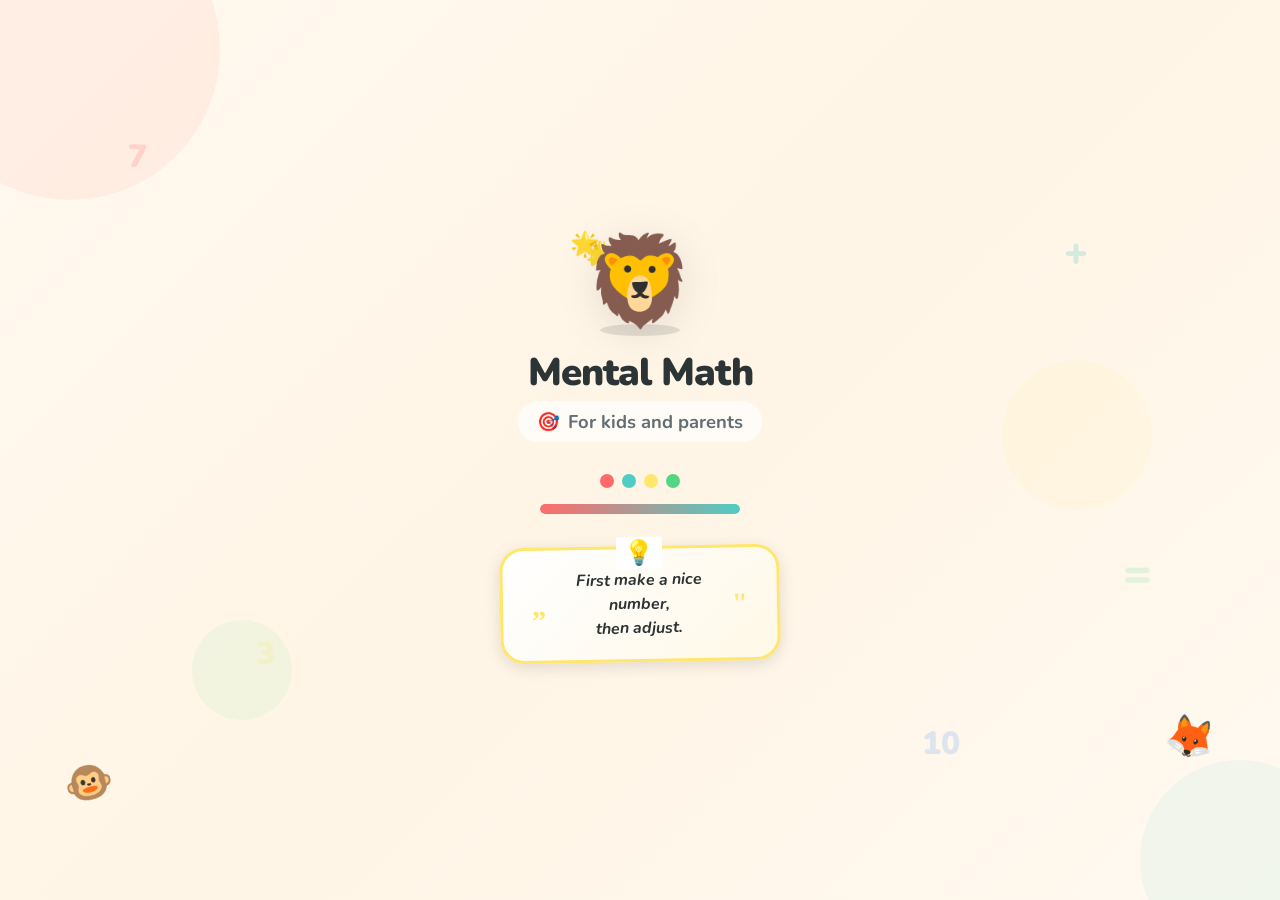
<file: index.html>
<!DOCTYPE html>
<html lang="hr">
<head>
    <meta charset="UTF-8">
    <meta name="viewport" content="width=device-width, initial-scale=1.0">
    <link rel="manifest" href="manifest.json">
    <meta name="theme-color" content="#FF6B6B">
    <meta name="apple-mobile-web-app-capable" content="yes">
    <meta name="apple-mobile-web-app-status-bar-style" content="default">
    <meta name="apple-mobile-web-app-title" content="MentalMath">
    <title>Mentalna Matematika - Učenje kroz Igru</title>
    <link rel="stylesheet" href="css/style.css">
    <link rel="stylesheet" href="css/mobile.css">
    <link rel="stylesheet" href="css/accessibility.css">
    <link href="https://fonts.googleapis.com/css2?family=Nunito:wght@400;600;700;800;900&display=swap" rel="stylesheet">
    <link rel="stylesheet" href="https://cdn.jsdelivr.net/npm/@fortawesome/fontawesome-free@6.4.0/css/all.min.css">
</head>
<body>
    <a href="#home-screen" class="skip-link">Preskoči na glavni sadržaj</a>
    <div id="app">
        <!-- Splash Screen -->
        <div id="splash-screen" class="screen active" role="banner">
            <div class="splash-bg">
                <div class="splash-shape" aria-hidden="true"></div>
                <div class="splash-shape" aria-hidden="true"></div>
                <div class="splash-shape" aria-hidden="true"></div>
                <div class="splash-shape" aria-hidden="true"></div>
                <span class="float-math" aria-hidden="true">7</span>
                <span class="float-math" aria-hidden="true">+</span>
                <span class="float-math" aria-hidden="true">3</span>
                <span class="float-math" aria-hidden="true">=</span>
                <span class="float-math" aria-hidden="true">10</span>
            </div>
            <div class="splash-content">
                <div class="splash-logo-area" aria-hidden="true">
                    <span class="splash-sparkle" aria-hidden="true">✨</span>
                    <span class="splash-sparkle" aria-hidden="true">⭐</span>
                    <span class="splash-sparkle" aria-hidden="true">🌟</span>
                    <div class="splash-character" aria-hidden="true">🦁</div>
                    <div class="splash-character-shadow" aria-hidden="true"></div>
                </div>
                <h1 data-i18n="app.title">Mentalna Matematika</h1>
                <div class="splash-tagline">
                    <span>🎯</span> <span data-i18n="app.tagline">Za djecu i roditelje</span>
                </div>
                <div class="splash-loading">
                    <div class="loading-dots">
                        <div class="loading-dot"></div>
                        <div class="loading-dot"></div>
                        <div class="loading-dot"></div>
                        <div class="loading-dot"></div>
                    </div>
                    <div class="loading-track">
                        <div class="loading-bar"></div>
                    </div>
                </div>
                <div class="splash-philosophy-card">
                    <span class="quote-mark">„</span>
                    <p><span data-i18n="app.splashQuote1">Prvo napravi lijep broj,</span><br><span data-i18n="app.splashQuote2">onda popravi.</span></p>
                    <span class="quote-mark end">"</span>
                </div>
            </div>
            <div class="splash-mascot left">🐵</div>
            <div class="splash-mascot right">🦊</div>
        </div>

        <!-- Home Screen -->
        <div id="home-screen" class="screen" role="main">
            <header class="app-header" role="banner">
                <div class="header-logo">
                    <span class="logo-icon" aria-hidden="true">🧮</span>
                    <span class="logo-text" data-i18n="app.title">Mentalna Matematika</span>
                </div>
                <div class="header-stats">
                    <div class="stat-badge" id="total-stars-badge" data-i18n-aria="home.totalStars" aria-label="Ukupno zvjezdica">
                        <i class="fas fa-star" aria-hidden="true"></i>
                        <span id="total-stars" aria-live="polite">0</span>
                    </div>
                    <div class="stat-badge" id="streak-badge" data-i18n-aria="home.streak" aria-label="Niz točnih odgovora">
                        <i class="fas fa-fire" aria-hidden="true"></i>
                        <span id="streak-count" aria-live="polite">0</span>
                    </div>
                    <div class="stat-badge" id="settings-badge" data-i18n-aria="nav.settings" aria-label="Postavke" tabindex="0" onclick="app.openSettings()" style="cursor:pointer;">
                        <i class="fas fa-cog" aria-hidden="true"></i>
                    </div>
                </div>
            </header>

            <main class="home-main">
                <div class="hero-section">
                    <h2 data-i18n="home.title">Koji svijet želiš istražiti danas?</h2>
                    <p class="hero-subtitle" data-i18n="home.subtitle">Svaki svijet uči drugačiji način razmišljanja!</p>
                </div>

                <div class="daily-challenge-card" id="daily-challenge" role="region" tabindex="0">
                    <div class="challenge-icon" aria-hidden="true">📅</div>
                    <div class="challenge-info">
                        <h3 data-i18n="home.dailyChallenge">Dnevni Izazov</h3>
                        <p data-i18n="home.dailyDesc">Riješi 10 zadataka za posebnu nagradu!</p>
                    </div>
                    <button class="btn btn-challenge" onclick="app.startDailyChallenge()">
                        <i class="fas fa-play" aria-hidden="true"></i> <span data-i18n="home.play">Igraj</span>
                    </button>
                </div>

                <div class="phases-grid" id="phases-grid">
                </div>
            </main>

            <footer class="app-footer">
                <p data-i18n="app.footer">10-15 minuta dnevno • Bez forsiranja • Uvijek završi s pobjedom</p>
            </footer>
        </div>

        <!-- Phase Detail Screen -->
        <div id="phase-screen" class="screen" role="main">
            <header class="app-header">
                <button class="btn btn-back" onclick="app.goHome()">
                    <i class="fas fa-arrow-left"></i> <span data-i18n="nav.back">Natrag</span>
                </button>
                <div class="header-title" id="phase-header-title">Svijet</div>
            </header>

            <main class="phase-main">
                <div class="phase-hero" id="phase-hero">
                    <div class="phase-icon" id="phase-icon">🌟</div>
                    <h2 id="phase-title">Naslov</h2>
                    <p id="phase-subtitle">Podnaslov</p>
                </div>

                <div class="phase-progress-section" role="region">
                    <div class="progress-bar-container" role="progressbar" aria-valuemin="0" aria-valuemax="100" aria-valuenow="0" id="phase-progress-aria">
                        <div class="progress-bar" id="phase-progress-bar"></div>
                    </div>
                    <p class="progress-text" id="phase-progress-text" aria-live="polite">0 / 50 zadataka riješeno</p>
                </div>

                <div class="phase-info-cards" role="region">
                    <div class="info-card" tabindex="0">
                        <div class="info-icon" aria-hidden="true">💡</div>
                        <h4 data-i18n="phase.mainIdea">Glavna ideja</h4>
                        <p id="phase-idea">Ideja...</p>
                    </div>
                    <div class="info-card" tabindex="0">
                        <div class="info-icon" aria-hidden="true">🗣️</div>
                        <h4 data-i18n="phase.mentalSentence">Mentalna rečenica</h4>
                        <p id="phase-mantra" class="mantra">Rečenica...</p>
                    </div>
                    <div class="info-card" tabindex="0">
                        <div class="info-icon" aria-hidden="true">👨‍👩‍👧</div>
                        <h4 data-i18n="phase.parentTip">Savjet za roditelje</h4>
                        <p id="phase-parent-tip">Savjet...</p>
                    </div>
                </div>

                <div class="game-modes" role="region">
                    <h3 data-i18n="phase.gameModes">Načini vježbanja</h3>
                    <div class="mode-cards mode-cards-5" role="group">
                        <button class="mode-card mode-card-learn" onclick="app.startLearn()">
                            <div class="mode-icon" aria-hidden="true">🎓</div>
                            <h4 data-i18n="modes.learn">Uči</h4>
                            <p data-i18n="modes.learnDesc">Vizualni vodič</p>
                        </button>
                        <button class="mode-card" onclick="app.startQuiz('practice')">
                            <div class="mode-icon" aria-hidden="true">📚</div>
                            <h4 data-i18n="modes.practice">Vježbaj</h4>
                            <p data-i18n="modes.practiceDesc">Uči bez pritiska</p>
                        </button>
                        <button class="mode-card" onclick="app.startQuiz('quiz')">
                            <div class="mode-icon" aria-hidden="true">⭐</div>
                            <h4 data-i18n="modes.quiz">Kviz</h4>
                            <p data-i18n="modes.quizDesc">Zaradi zvjezdice</p>
                        </button>
                        <button class="mode-card" onclick="app.startQuiz('speed')">
                            <div class="mode-icon" aria-hidden="true">⚡</div>
                            <h4 data-i18n="modes.speed">Brzinski</h4>
                            <p data-i18n="modes.speedDesc">10 zadataka u 60 sekundi</p>
                        </button>
                        <button class="mode-card" onclick="app.startQuiz('steps')">
                            <div class="mode-icon" aria-hidden="true">🪜</div>
                            <h4 data-i18n="modes.steps">Korak po korak</h4>
                            <p data-i18n="modes.stepsDesc">Nauči metodu</p>
                        </button>
                    </div>
                </div>
            </main>
        </div>

        <!-- Learn Screen -->
        <div id="learn-screen" class="screen" role="main">
            <header class="app-header">
                <button class="btn btn-back" onclick="app.quitLearn()">
                    <i class="fas fa-arrow-left"></i> <span data-i18n="nav.back">Natrag</span>
                </button>
                <div class="header-title" id="learn-phase-title" data-i18n="learn.learning">Učenje</div>
            </header>

            <main class="learn-main">
                <div class="learn-progress-bar" role="progressbar" aria-valuemin="0" aria-valuemax="100" aria-valuenow="0" id="learn-progress-bar-aria">
                    <div class="learn-progress-fill" id="learn-progress-fill"></div>
                </div>

                <div class="learn-progress-dots" id="learn-progress-dots" role="tablist">
                </div>

                <div class="learn-step-counter" aria-live="polite" aria-atomic="true">
                    <span id="learn-step-word" data-i18n="learn.step">Korak</span> <span id="learn-step-num">1</span> <span id="learn-of-word" data-i18n="learn.of">od</span> <span id="learn-step-total">5</span>
                </div>

                <div class="learn-card" id="learn-card" role="region" aria-live="polite">
                </div>

                <div class="learn-nav" role="group">
                    <button class="btn btn-secondary" id="learn-btn-prev" onclick="app.prevLearnStep()">
                        <i class="fas fa-arrow-left" aria-hidden="true"></i> <span data-i18n="learn.previous">Prijašnji</span>
                    </button>
                    <button class="btn btn-primary" id="learn-btn-next" onclick="app.nextLearnStep()">
                        <span data-i18n="learn.next">Sljedeći</span> <i class="fas fa-arrow-right" aria-hidden="true"></i>
                    </button>
                    <button class="btn btn-success" id="learn-btn-finish" onclick="app.finishLearn()">
                        <span data-i18n="learn.finish">Završi</span> <i class="fas fa-check" aria-hidden="true"></i>
                    </button>
                </div>
            </main>
        </div>

        <!-- Quiz Screen -->
        <div id="quiz-screen" class="screen" role="main">
            <header class="app-header quiz-header">
                <button class="btn btn-back" onclick="app.confirmQuit()">
                    <i class="fas fa-times"></i>
                </button>
                <div class="quiz-header-info">
                    <span class="quiz-phase-name" id="quiz-phase-name">Faza</span>
                    <span class="quiz-mode-name" id="quiz-mode-name">Mod</span>
                </div>
                <div class="quiz-timer" id="quiz-timer" role="timer" aria-live="off">
                    <i class="fas fa-clock" aria-hidden="true"></i>
                    <span id="timer-value" aria-live="polite">--</span>
                </div>
            </header>

            <main class="quiz-main">
                <div class="quiz-progress-bar" role="progressbar" aria-valuemin="0" aria-valuemax="100" aria-valuenow="0" id="quiz-progress-bar">
                    <div class="quiz-progress-fill" id="quiz-progress-fill"></div>
                </div>

                <div class="quiz-stats-bar">
                    <span class="stat"><span id="quiz-question-word" data-i18n="quiz.questionOf">Pitanje</span> <span id="current-q">1</span> / <span id="total-q">10</span></span>
                    <span class="stat correct-count"><i class="fas fa-check"></i> <span id="correct-count">0</span></span>
                    <span class="stat streak-count"><i class="fas fa-fire"></i> <span id="streak-display">0</span></span>
                </div>

                <div class="question-card" id="question-card" role="region">
                    <div class="question-type-badge" id="question-type-badge">Pitanje</div>
                    <div class="question-content" id="question-content" role="text" aria-live="polite">
                    </div>
                    <div class="question-answer-area" id="question-answer-area" role="group">
                    </div>
                </div>

                <div class="hint-section" id="hint-section" role="region">
                    <button class="btn btn-hint" id="btn-hint" onclick="app.showHint()" aria-expanded="false" aria-controls="hint-content">
                        <i class="fas fa-lightbulb" aria-hidden="true"></i> <span data-i18n="quiz.hint">Trebaš pomoć?</span>
                    </button>
                    <div class="hint-content" id="hint-content" role="region" aria-live="polite"></div>
                </div>

                <div class="feedback-area" id="feedback-area" role="status" aria-live="polite" aria-atomic="true">
                    <div class="feedback-content" id="feedback-content"></div>
                    <button class="btn btn-next" id="btn-next" onclick="app.nextQuestion()">
                        <span data-i18n="quiz.next">Sljedeće</span> <i class="fas fa-arrow-right" aria-hidden="true"></i>
                    </button>
                </div>

                <div class="quiz-actions" id="quiz-actions" role="group">
                    <button class="btn btn-primary btn-submit" id="btn-submit" onclick="app.submitAnswer()">
                        <span data-i18n="quiz.check">Provjeri odgovor</span>
                    </button>
                </div>
            </main>
        </div>

        <!-- Results Screen -->
        <div id="results-screen" class="screen" role="main">
            <div class="results-content">
                <div class="results-icon" id="results-icon">🏆</div>
                <h2 id="results-title">Bravo!</h2>
                <p class="results-message" id="results-message"></p>

                <div class="results-stats">
                    <div class="result-stat">
                        <div class="stat-circle correct">
                            <span id="result-correct">0</span>
                        </div>
                        <label data-i18n="results.correct">Točnih</label>
                    </div>
                    <div class="result-stat">
                        <div class="stat-circle total">
                            <span id="result-total">0</span>
                        </div>
                        <label data-i18n="results.total">Ukupno</label>
                    </div>
                    <div class="result-stat">
                        <div class="stat-circle stars">
                            <span id="result-stars">0</span>
                            <i class="fas fa-star"></i>
                        </div>
                        <label data-i18n="results.stars">Zvjezdica</label>
                    </div>
                </div>

                <div class="stars-display" id="stars-display">
                </div>

                <div class="results-actions">
                    <button class="btn btn-secondary" id="btn-review-mistakes" onclick="app.showReviewMistakes()">
                        <i class="fas fa-search"></i> <span data-i18n="results.review">Pregledaj greške</span>
                    </button>
                    <button class="btn btn-primary" onclick="app.restartQuiz()">
                        <i class="fas fa-redo"></i> <span data-i18n="results.repeat">Ponovi</span>
                    </button>
                    <button class="btn btn-secondary" onclick="app.goHome()">
                        <i class="fas fa-home"></i> <span data-i18n="nav.home">Početna</span>
                    </button>
                    <button class="btn btn-next-phase" id="btn-next-phase" onclick="app.nextPhase()">
                        <span data-i18n="results.nextWorld">Sljedeći svijet</span> <i class="fas fa-arrow-right"></i>
                    </button>
                </div>

                <div class="review-mistakes hidden" id="review-mistakes" role="region">
                    <h3 data-i18n="results.mistakesReview">Pregled grešaka</h3>
                    <div id="review-mistakes-list"></div>
                    <button class="btn btn-secondary" onclick="app.hideReviewMistakes()" style="margin-top:1rem;">
                        <i class="fas fa-times"></i> <span data-i18n="results.close">Zatvori</span>
                    </button>
                </div>
            </div>
        </div>

        <!-- Achievement Popup -->
        <div id="achievement-popup" class="popup hidden" role="dialog" aria-modal="true" aria-labelledby="achievement-title">
            <div class="popup-content">
                <div class="achievement-icon">🎉</div>
                <h3 id="achievement-title">Dostignuće!</h3>
                <p id="achievement-text"></p>
                <button class="btn btn-primary" onclick="app.closeAchievement()">Super!</button>
            </div>
        </div>

        <!-- Confirm Modal -->
        <div id="confirm-modal" class="modal hidden" role="dialog" aria-modal="true">
            <div class="modal-content">
                <h3 id="confirm-modal-title" data-i18n="quiz.quitTitle">Želiš li završiti?</h3>
                <p data-i18n="quiz.quitMsg">Tvoj napredak će biti spremljen.</p>
                <div class="modal-actions">
                    <button class="btn btn-secondary" onclick="app.hideConfirm()" data-i18n="quiz.continue">Nastavi</button>
                    <button class="btn btn-primary" onclick="app.quitQuiz()" data-i18n="quiz.finish">Završi</button>
                </div>
            </div>
        </div>

        <!-- Info Modal -->
        <div id="info-modal" class="modal hidden" role="dialog" aria-modal="true">
            <div class="modal-content">
                <h3 id="info-modal-title"></h3>
                <p id="info-modal-text"></p>
                <div class="modal-actions">
                    <button class="btn btn-primary" onclick="app.hideInfoModal()" data-i18n="info.ok">U redu</button>
                </div>
            </div>
        </div>

        <!-- Danger Confirm Modal -->
        <div id="danger-modal" class="modal hidden" role="dialog" aria-modal="true">
            <div class="modal-content">
                <h3 id="danger-modal-title"></h3>
                <p id="danger-modal-text"></p>
                <div class="modal-actions">
                    <button class="btn btn-secondary" onclick="app.hideDangerModal()" data-i18n="info.cancel">Odustani</button>
                    <button class="btn btn-danger" id="danger-modal-confirm"></button>
                </div>
            </div>
        </div>

        <!-- Settings Screen -->
        <div id="settings-screen" class="screen" role="main">
            <header class="app-header">
                <button class="btn btn-back" onclick="app.goHome()">
                    <i class="fas fa-arrow-left"></i> <span data-i18n="nav.back">Natrag</span>
                </button>
                <div class="header-title" data-i18n="settings.title">Postavke</div>
            </header>

            <main class="settings-main">
                <div class="settings-group">
                    <h4 data-i18n="settings.language">Jezik / Language</h4>
                    <div class="settings-row">
                        <label data-i18n="settings.selectLanguage">Odaberi jezik</label>
                        <select id="lang-select" onchange="app.changeLang(this.value)">
                            <option value="hr">Hrvatski</option>
                            <option value="en">English</option>
                            <option value="de">Deutsch</option>
                            <option value="it">Italiano</option>
                            <option value="es">Español</option>
                            <option value="hu">Magyar</option>
                            <option value="sr">Srpski</option>
                            <option value="bs">Bosanski</option>
                        </select>
                    </div>
                </div>

                <div class="settings-group">
                    <h4 data-i18n="settings.soundAndAudio">Zvuk i audio</h4>
                    <div class="settings-row">
                        <label data-i18n="settings.sounds">Zvukovi</label>
                        <div class="toggle active" id="toggle-sound" onclick="app.toggleSound()" role="switch" aria-checked="true" tabindex="0"></div>
                    </div>
                    <div class="settings-row">
                        <label data-i18n="settings.readAloud">Čitaj pitanja na glas</label>
                        <div class="toggle" id="toggle-speech" onclick="app.toggleSpeech()" role="switch" aria-checked="false" tabindex="0"></div>
                    </div>
                </div>

                <div class="settings-group">
                    <h4 data-i18n="settings.appearance">Izgled</h4>
                    <div class="settings-row">
                        <label data-i18n="settings.darkModeToggle">Tamni način</label>
                        <div class="toggle" id="toggle-dark" onclick="app.toggleDarkMode()" role="switch" aria-checked="false" tabindex="0"></div>
                    </div>
                </div>

                <div class="settings-group">
                    <h4 data-i18n="settings.progressSection">Napredak</h4>
                    <div class="settings-row" style="flex-direction:column;align-items:stretch;gap:0.5rem;">
                        <label data-i18n="settings.resetAllProgress">Resetiraj sav napredak</label>
                        <button class="btn btn-danger" onclick="app.confirmResetProgress()">
                            <i class="fas fa-trash"></i> <span data-i18n="settings.deleteAllProgress">Izbriši sav napredak</span>
                        </button>
                    </div>
                </div>

                <div class="settings-group">
                    <h4 data-i18n="settings.data">Podaci</h4>
                    <div class="settings-row" style="flex-direction:column;align-items:stretch;gap:0.5rem;">
                        <button class="btn btn-secondary" onclick="app.exportProgress()" style="width:100%;">
                            <i class="fas fa-download"></i> <span data-i18n="settings.exportProgress">Izvezi napredak</span>
                        </button>
                        <button class="btn btn-secondary" onclick="app.openParentDashboard()" style="width:100%;">
                            <i class="fas fa-chart-bar"></i> <span data-i18n="settings.parentDashboard">Roditeljski dashboard</span>
                        </button>
                    </div>
                </div>

                <div class="settings-about">
                    <p data-i18n="settings.version">Mentalna Matematika v1.0</p>
                    <p data-i18n="settings.educationalGame">Obrazovna igra za djecu</p>
                </div>
            </main>
        </div>

        <!-- Parent Dashboard Screen -->
        <div id="dashboard-screen" class="screen" role="main">
            <header class="app-header">
                <button class="btn btn-back" onclick="app.openSettings()">
                    <i class="fas fa-arrow-left"></i> <span data-i18n="nav.back">Natrag</span>
                </button>
                <div class="header-title" data-i18n="dashboard.title">Roditeljski dashboard</div>
            </header>

            <main class="dashboard-main">
                <div class="dashboard-overview" id="dashboard-overview">
                    <div class="dashboard-stat-card">
                        <div class="dashboard-stat-icon">⭐</div>
                        <div class="dashboard-stat-value" id="dash-total-stars">0</div>
                        <div class="dashboard-stat-label" data-i18n="dashboard.totalStars">Ukupno zvjezdica</div>
                    </div>
                    <div class="dashboard-stat-card">
                        <div class="dashboard-stat-icon">✅</div>
                        <div class="dashboard-stat-value" id="dash-total-completed">0</div>
                        <div class="dashboard-stat-label" data-i18n="dashboard.totalCompleted">Zadataka riješeno</div>
                    </div>
                    <div class="dashboard-stat-card">
                        <div class="dashboard-stat-icon">🔥</div>
                        <div class="dashboard-stat-value" id="dash-best-streak">0</div>
                        <div class="dashboard-stat-label" data-i18n="dashboard.bestStreak">Najbolji niz</div>
                    </div>
                    <div class="dashboard-stat-card">
                        <div class="dashboard-stat-icon">🌍</div>
                        <div class="dashboard-stat-value" id="dash-phases-unlocked">1</div>
                        <div class="dashboard-stat-label" data-i18n="dashboard.phasesUnlocked">Otključanih svjetova</div>
                    </div>
                </div>

                <div class="dashboard-section">
                    <h3 data-i18n="dashboard.phaseProgress">Napredak po fazama</h3>
                    <div id="dashboard-phases" class="dashboard-phases-list"></div>
                </div>

                <div class="dashboard-section">
                    <h3 data-i18n="dashboard.progressOverTime">Napredak kroz vrijeme</h3>
                    <canvas id="dashboard-chart" width="400" height="200"></canvas>
                </div>

                <div class="dashboard-section">
                    <h3 data-i18n="dashboard.weakAreas">Slaba područja</h3>
                    <div id="dashboard-weak-areas" class="dashboard-weak-list"></div>
                </div>
            </main>
        </div>

        <!-- Confetti Container -->
        <div id="confetti-container"></div>
    </div>

    <script src="js/i18n.js"></script>
    <script src="js/phases.js"></script>
    <script src="js/app-core.js"></script>
    <script src="js/state.js"></script>
    <script src="js/learn-content.js"></script>
    <script src="js/basket-game.js"></script>
    <script src="js/learn-engine.js"></script>
    <script src="js/quiz-engine.js"></script>
    <script src="js/gamification.js"></script>
    <script src="js/sound.js"></script>
    <script src="js/settings.js"></script>
    <script src="js/dashboard.js"></script>
    <script src="js/adaptive.js"></script>
    <script src="js/app.js"></script>
    <script src="js/mobile.js"></script>
    <script src="js/accessibility.js"></script>
</body>
</html>
</file>
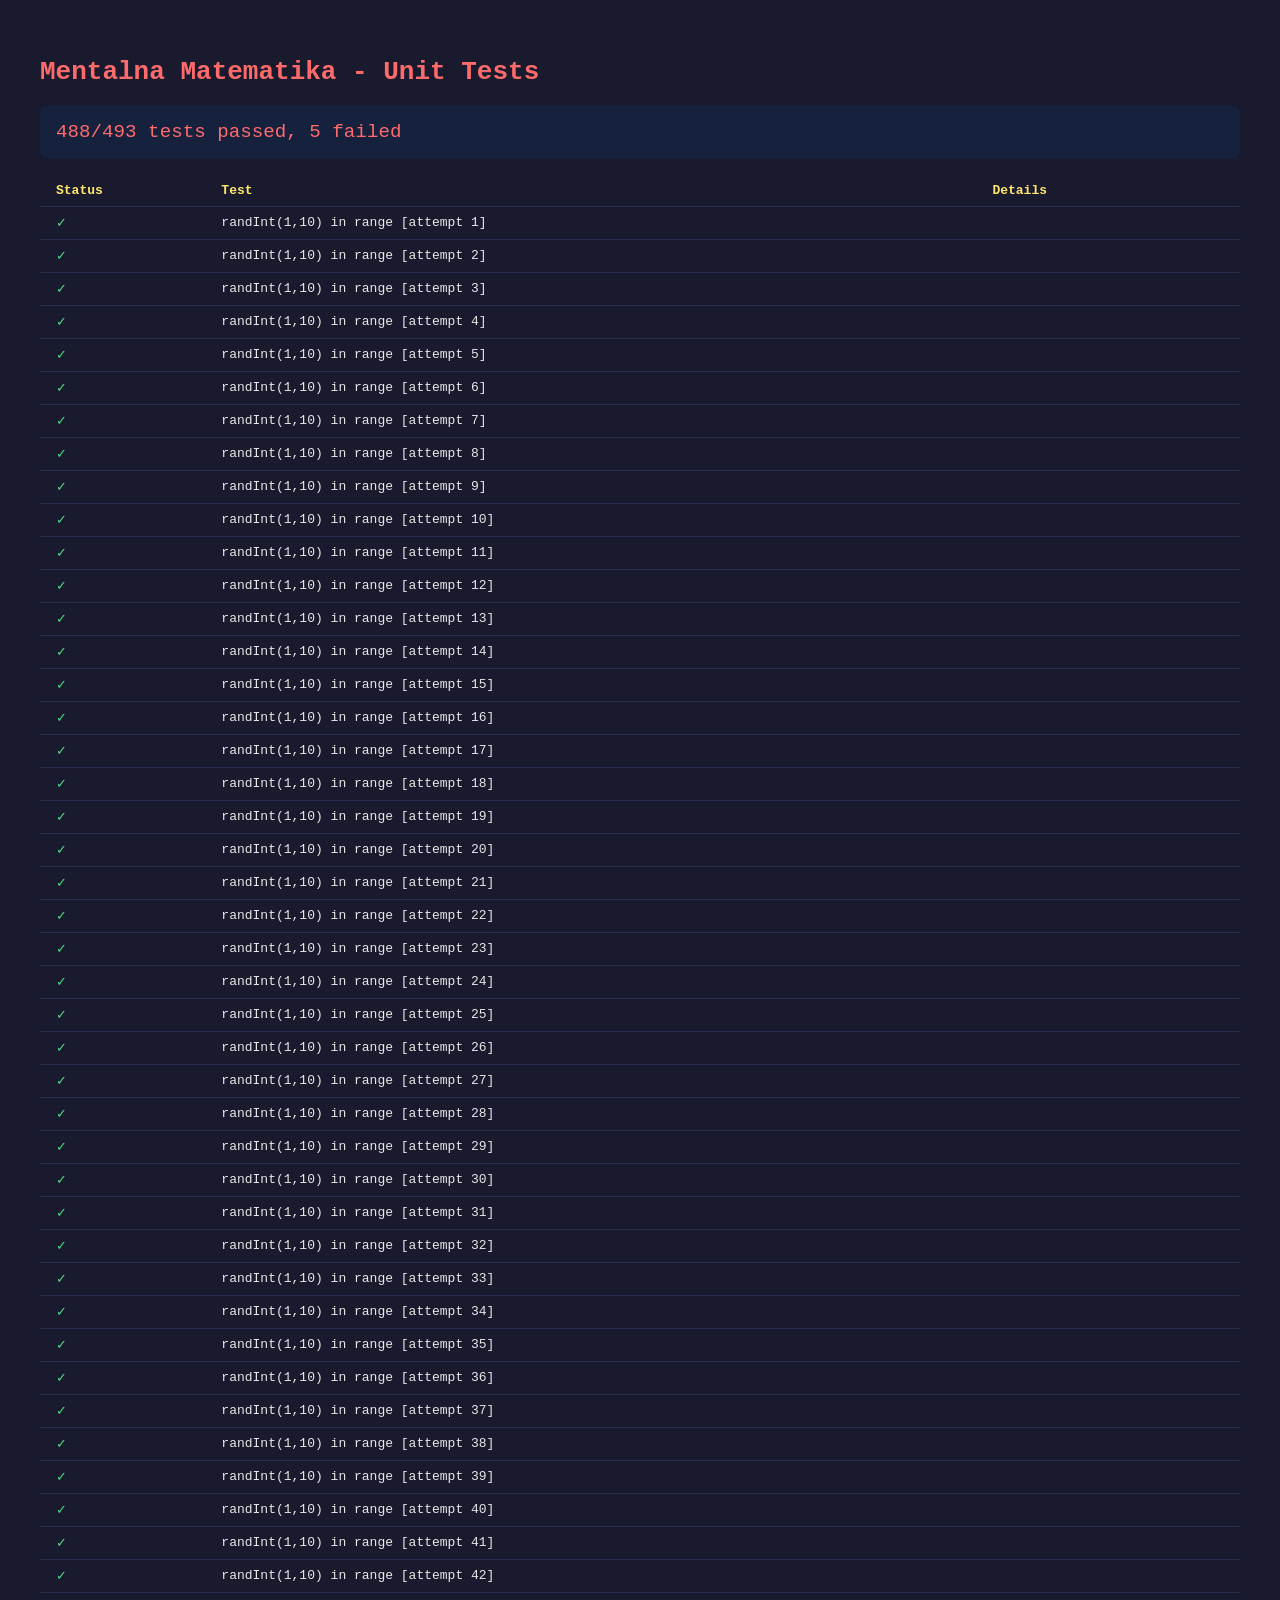
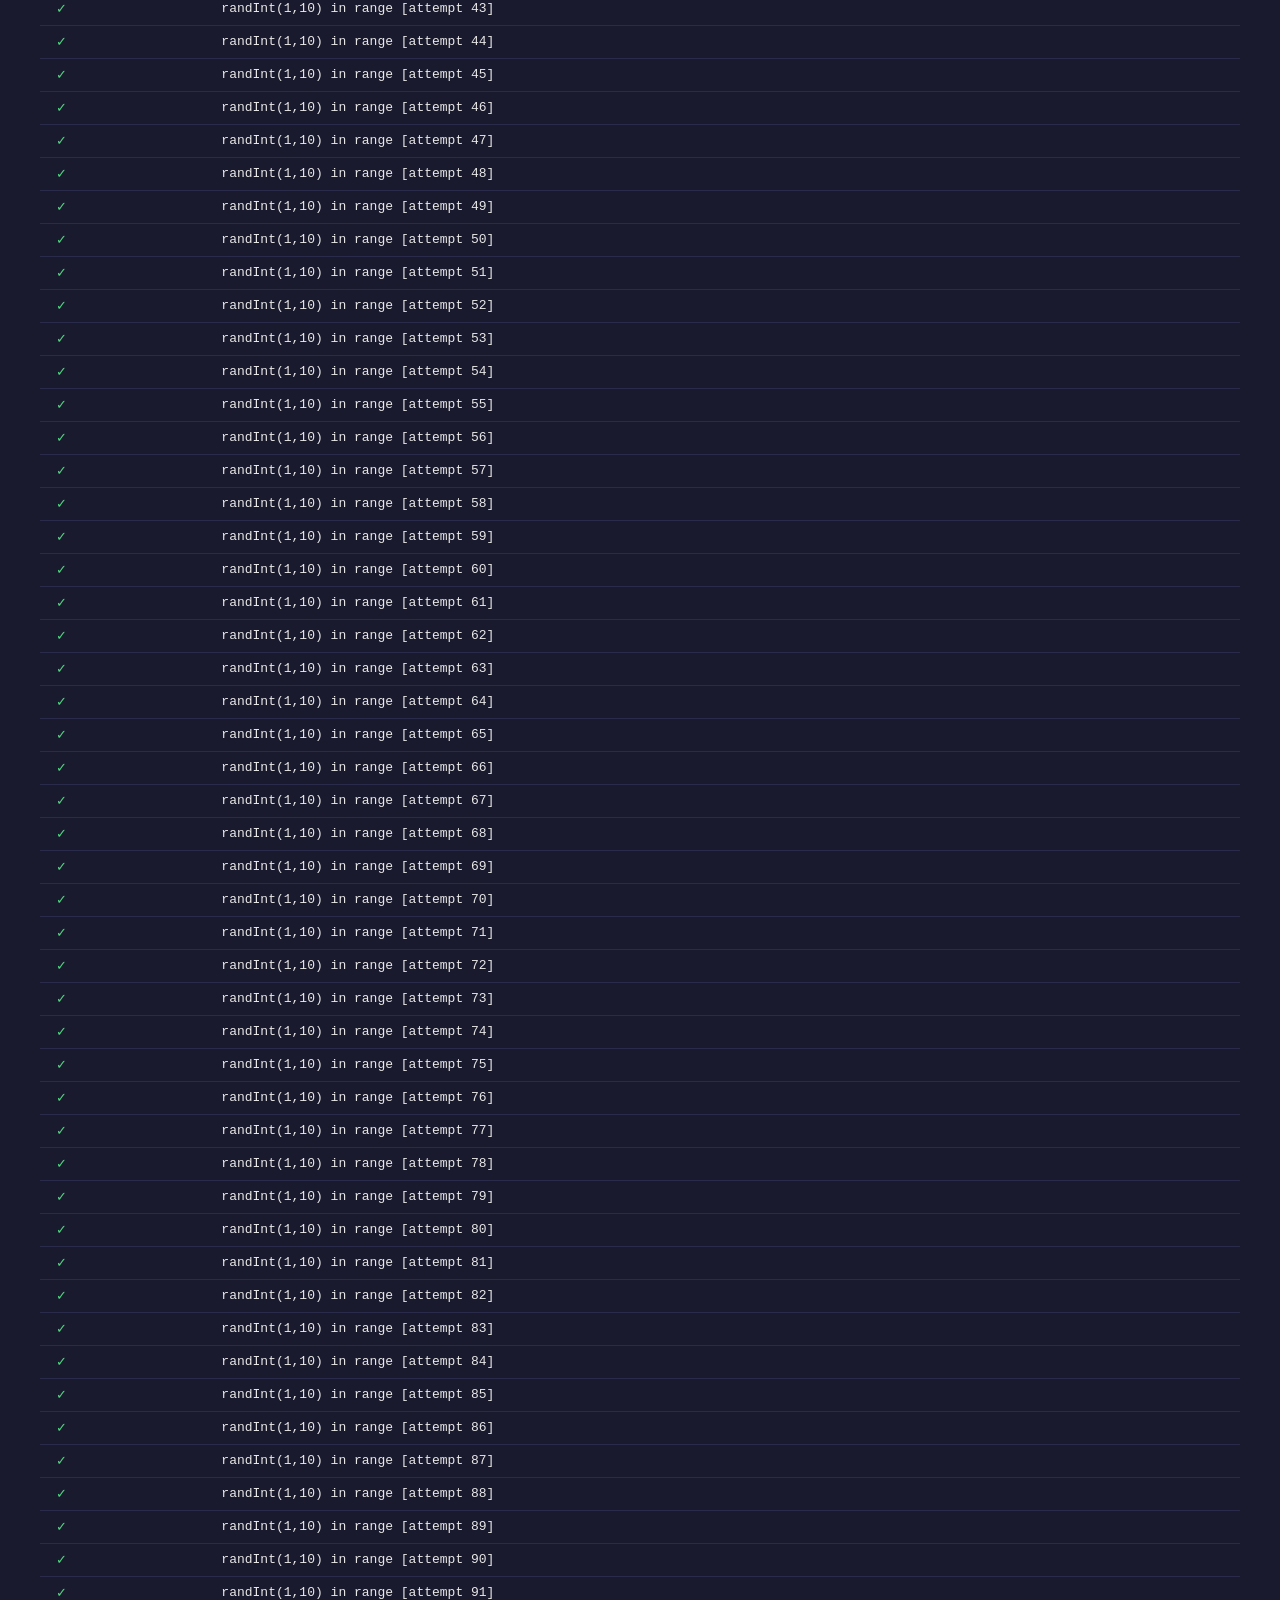
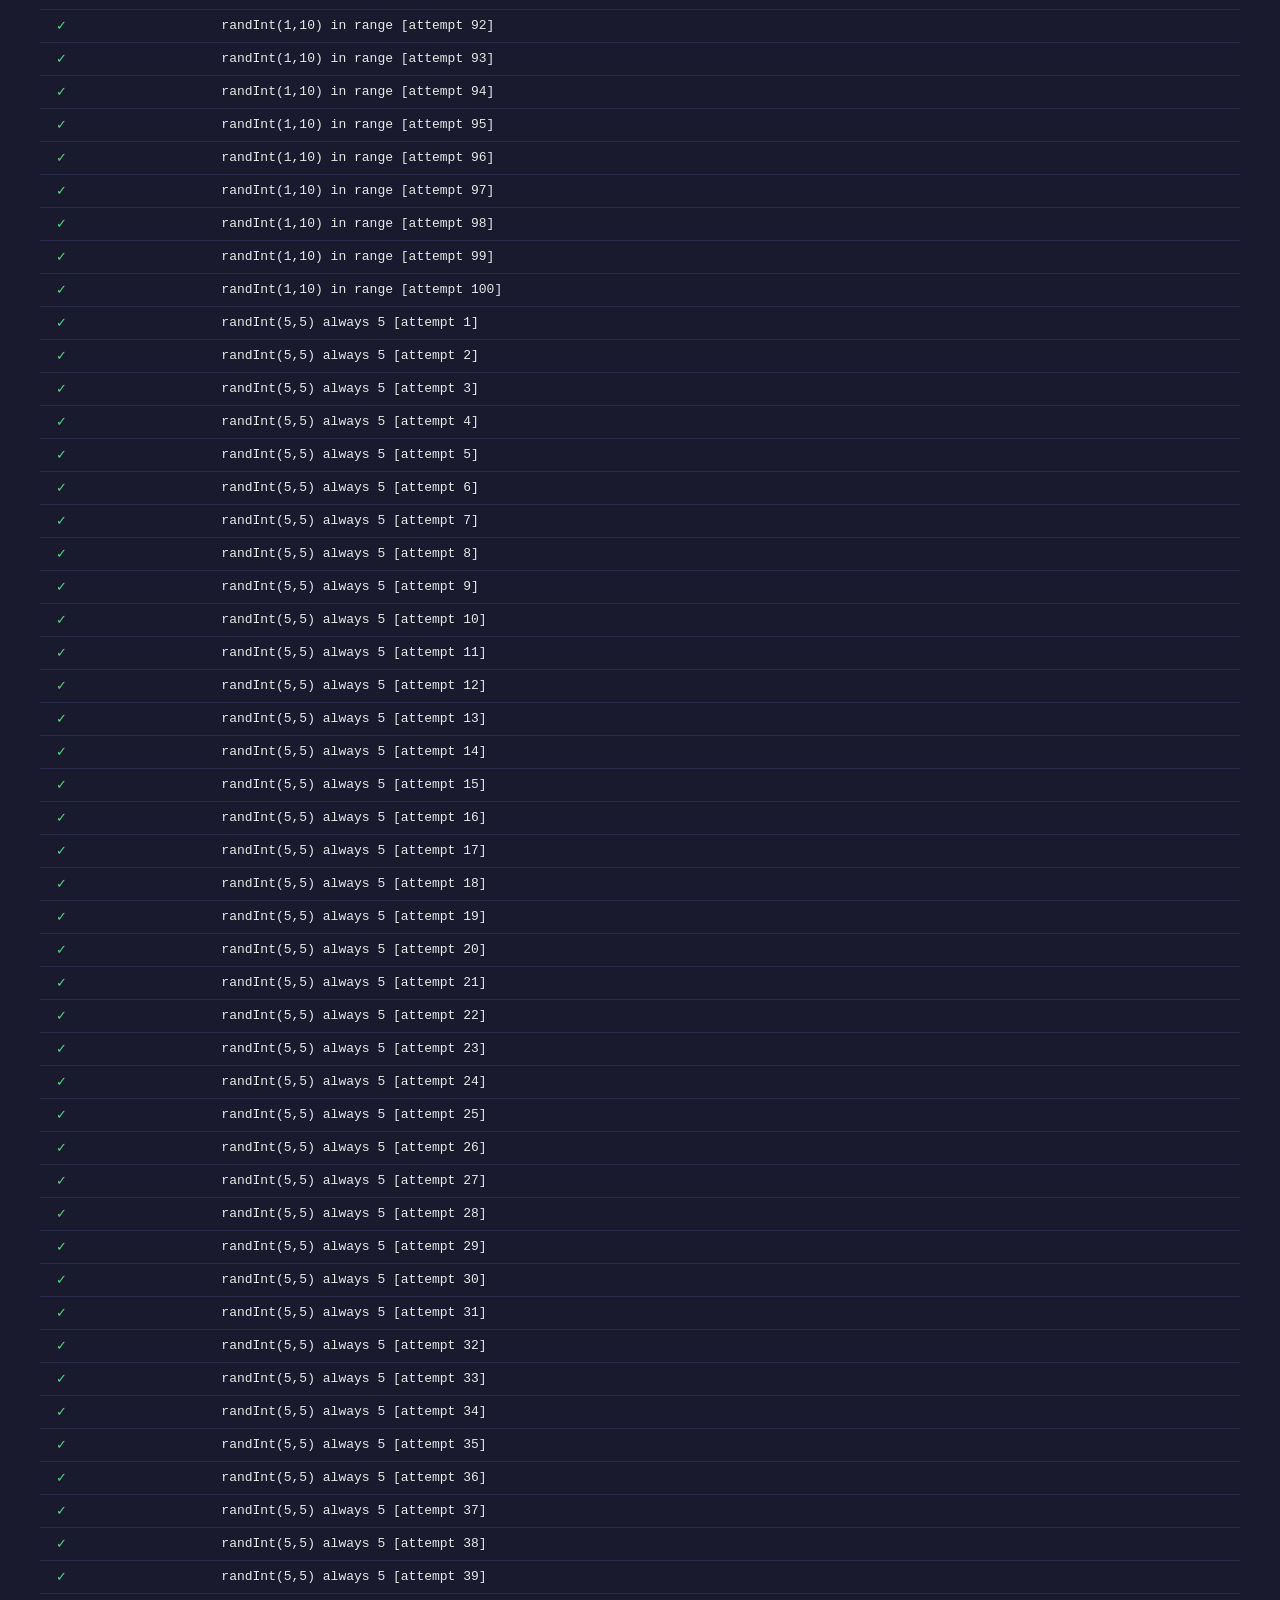
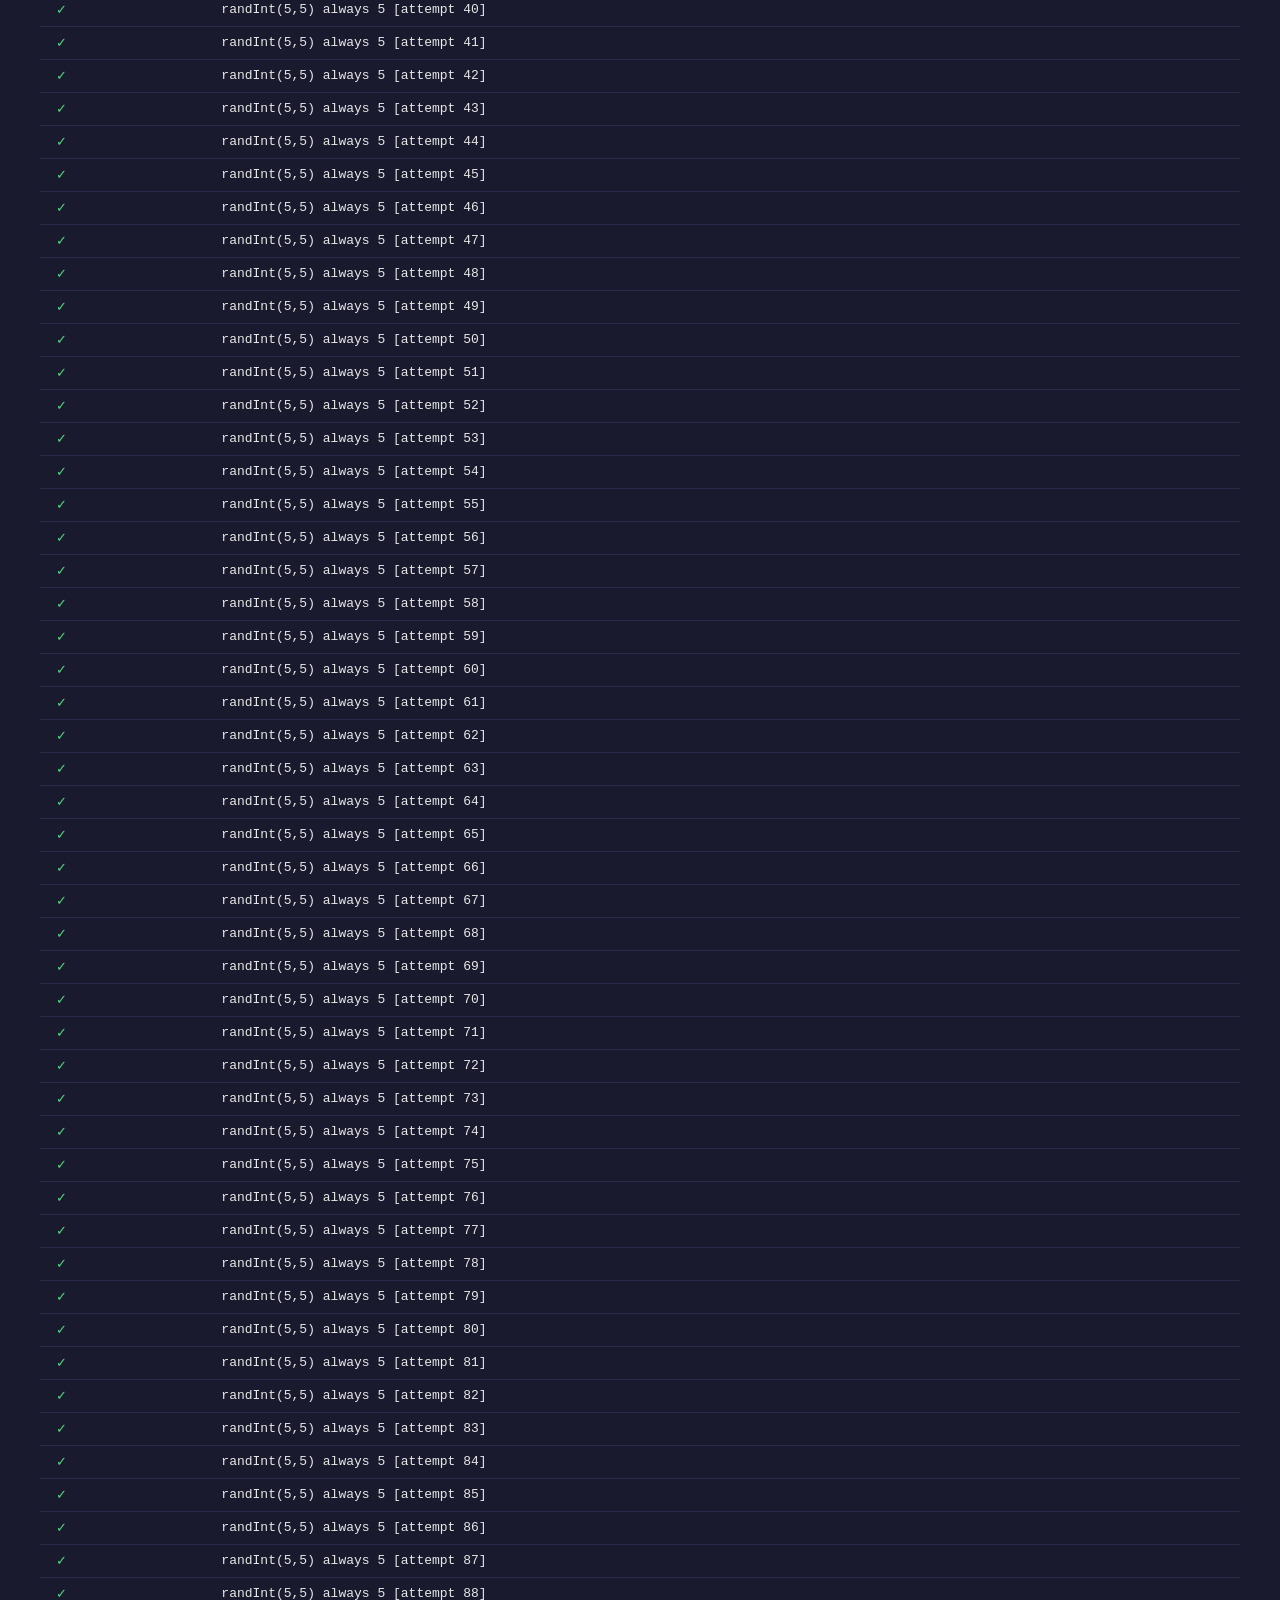
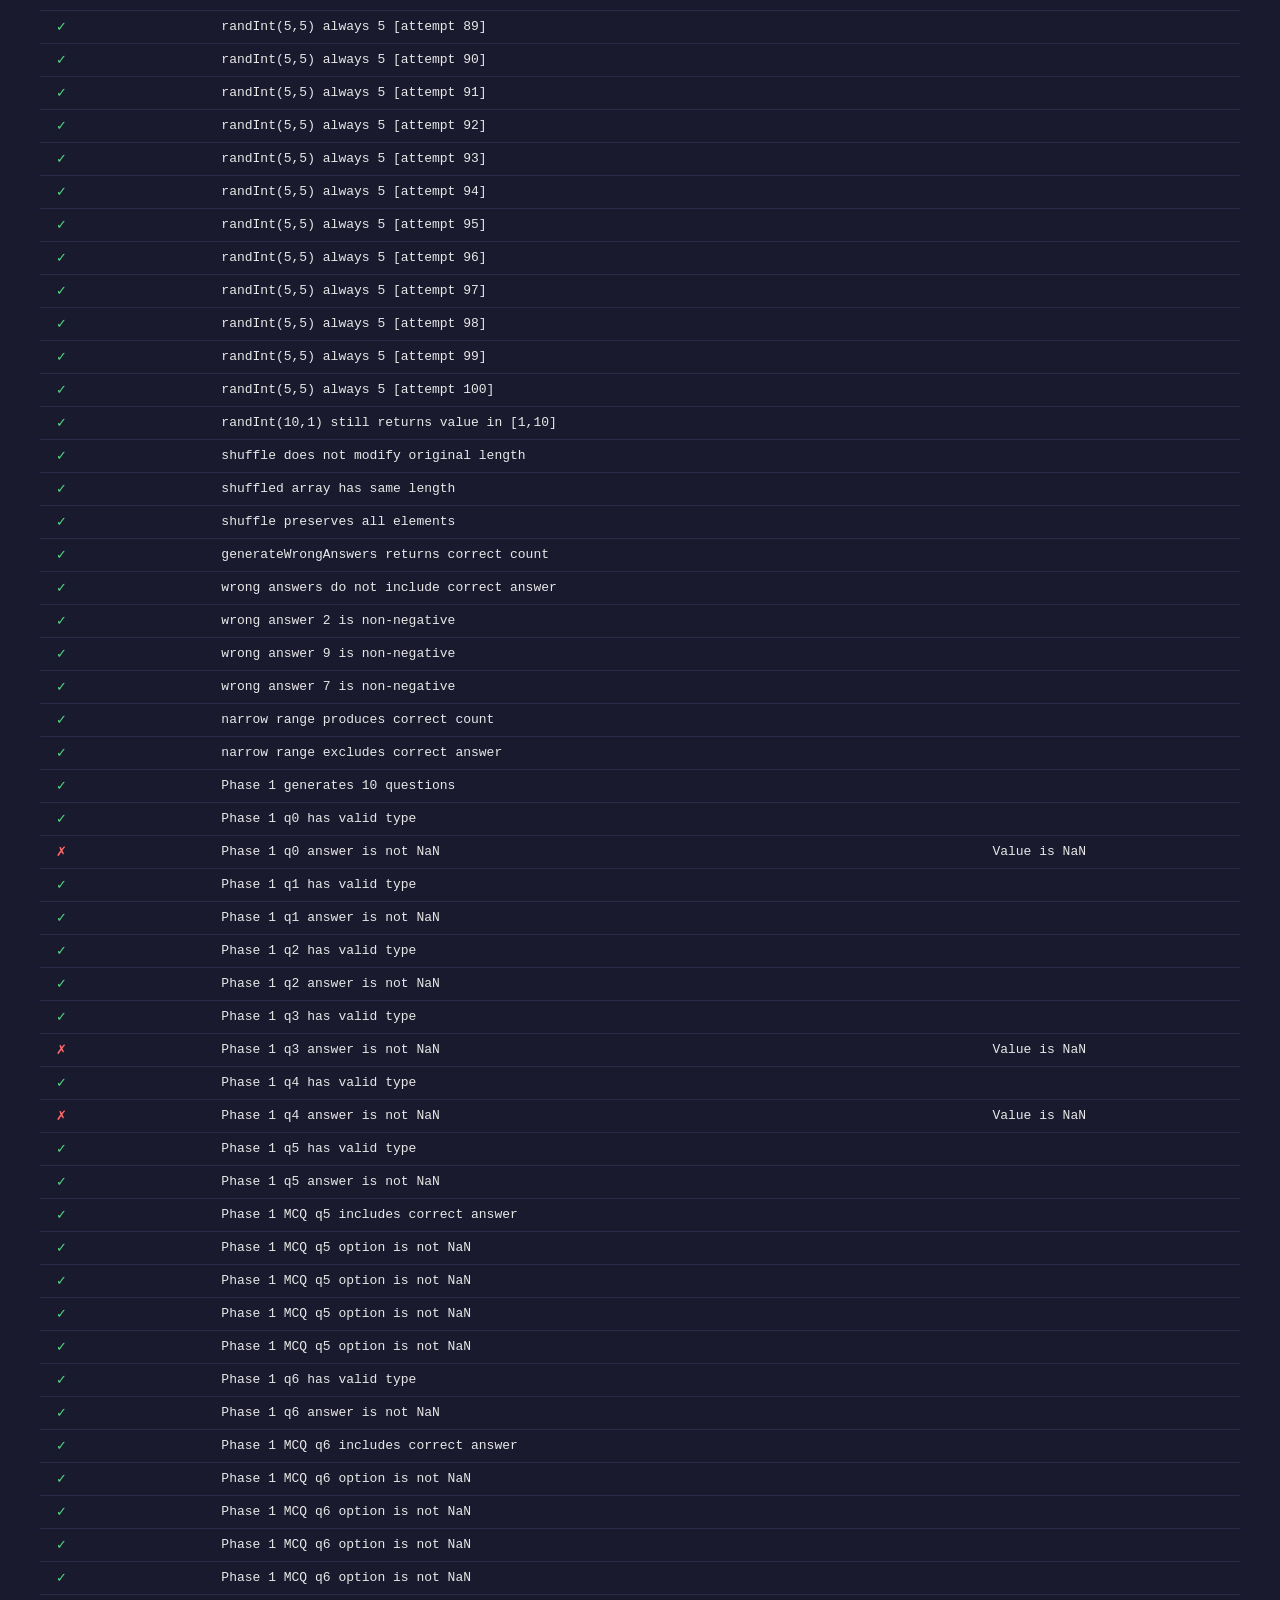
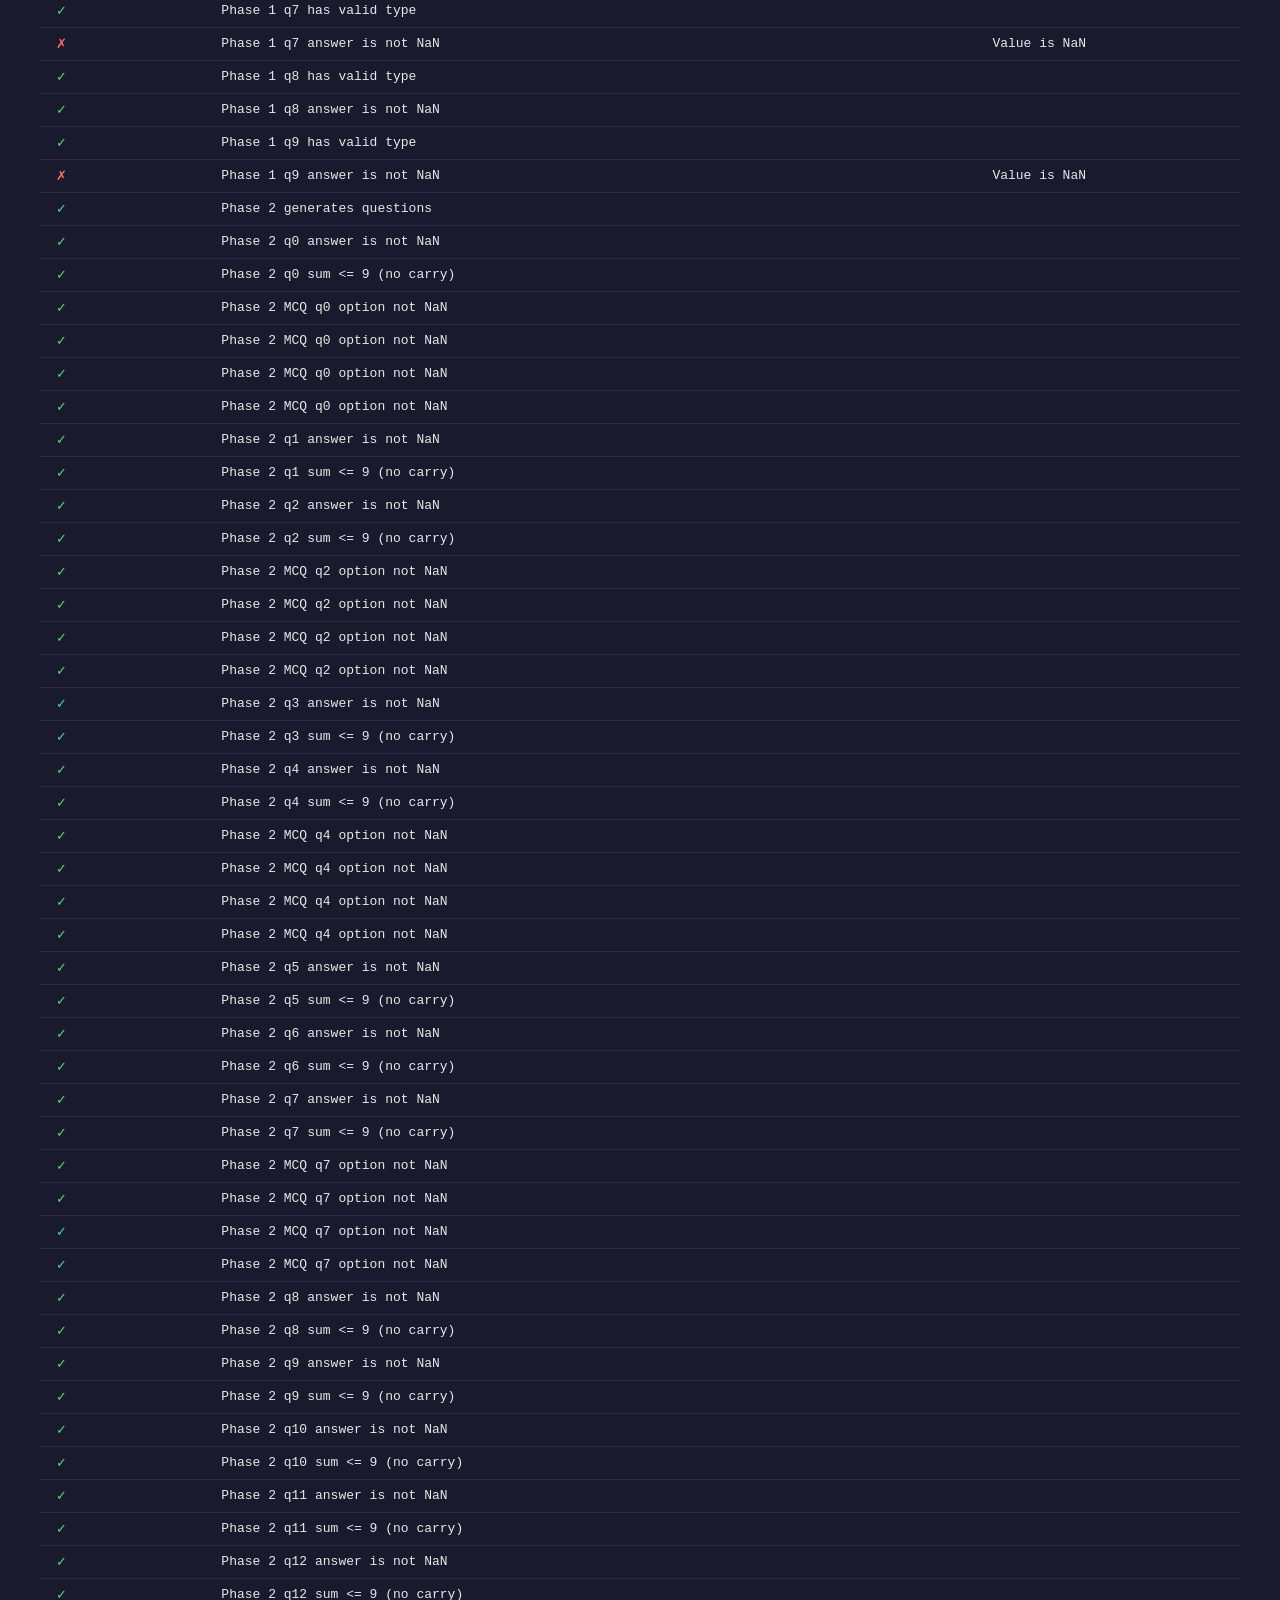
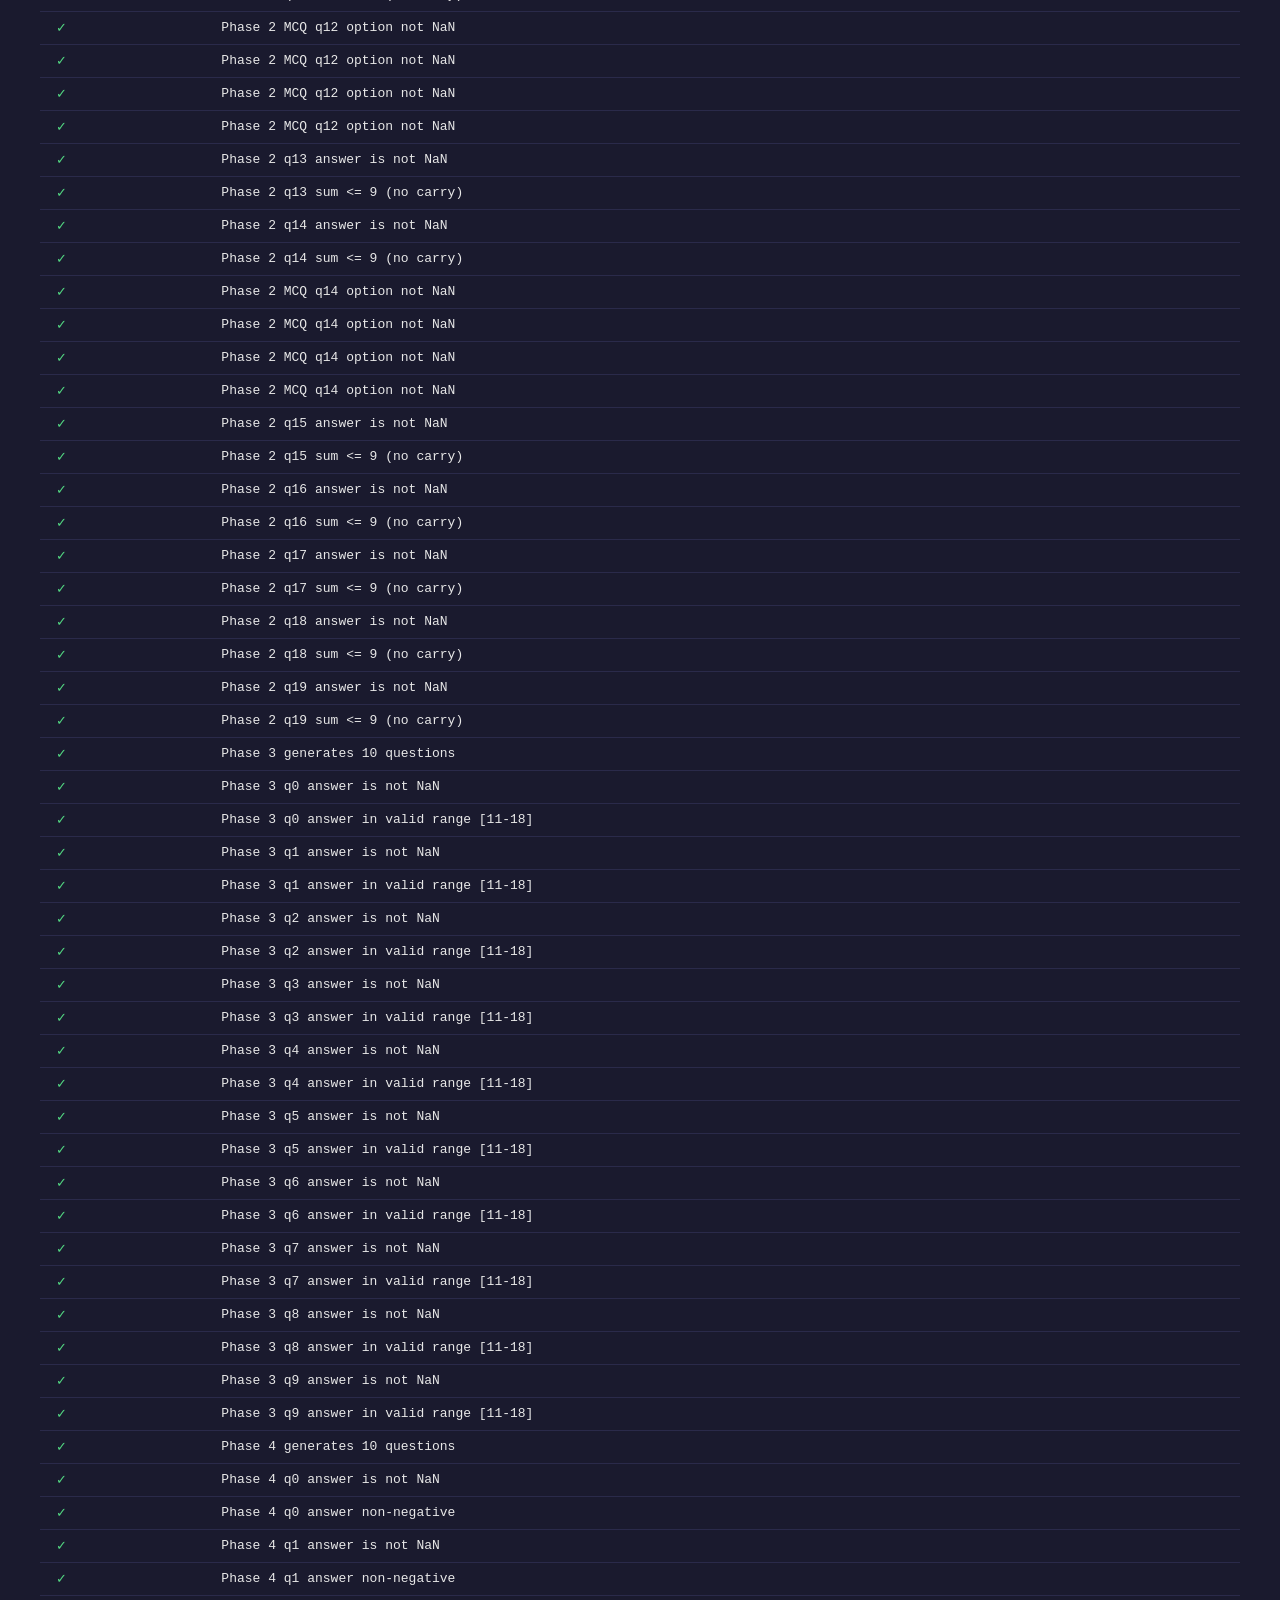
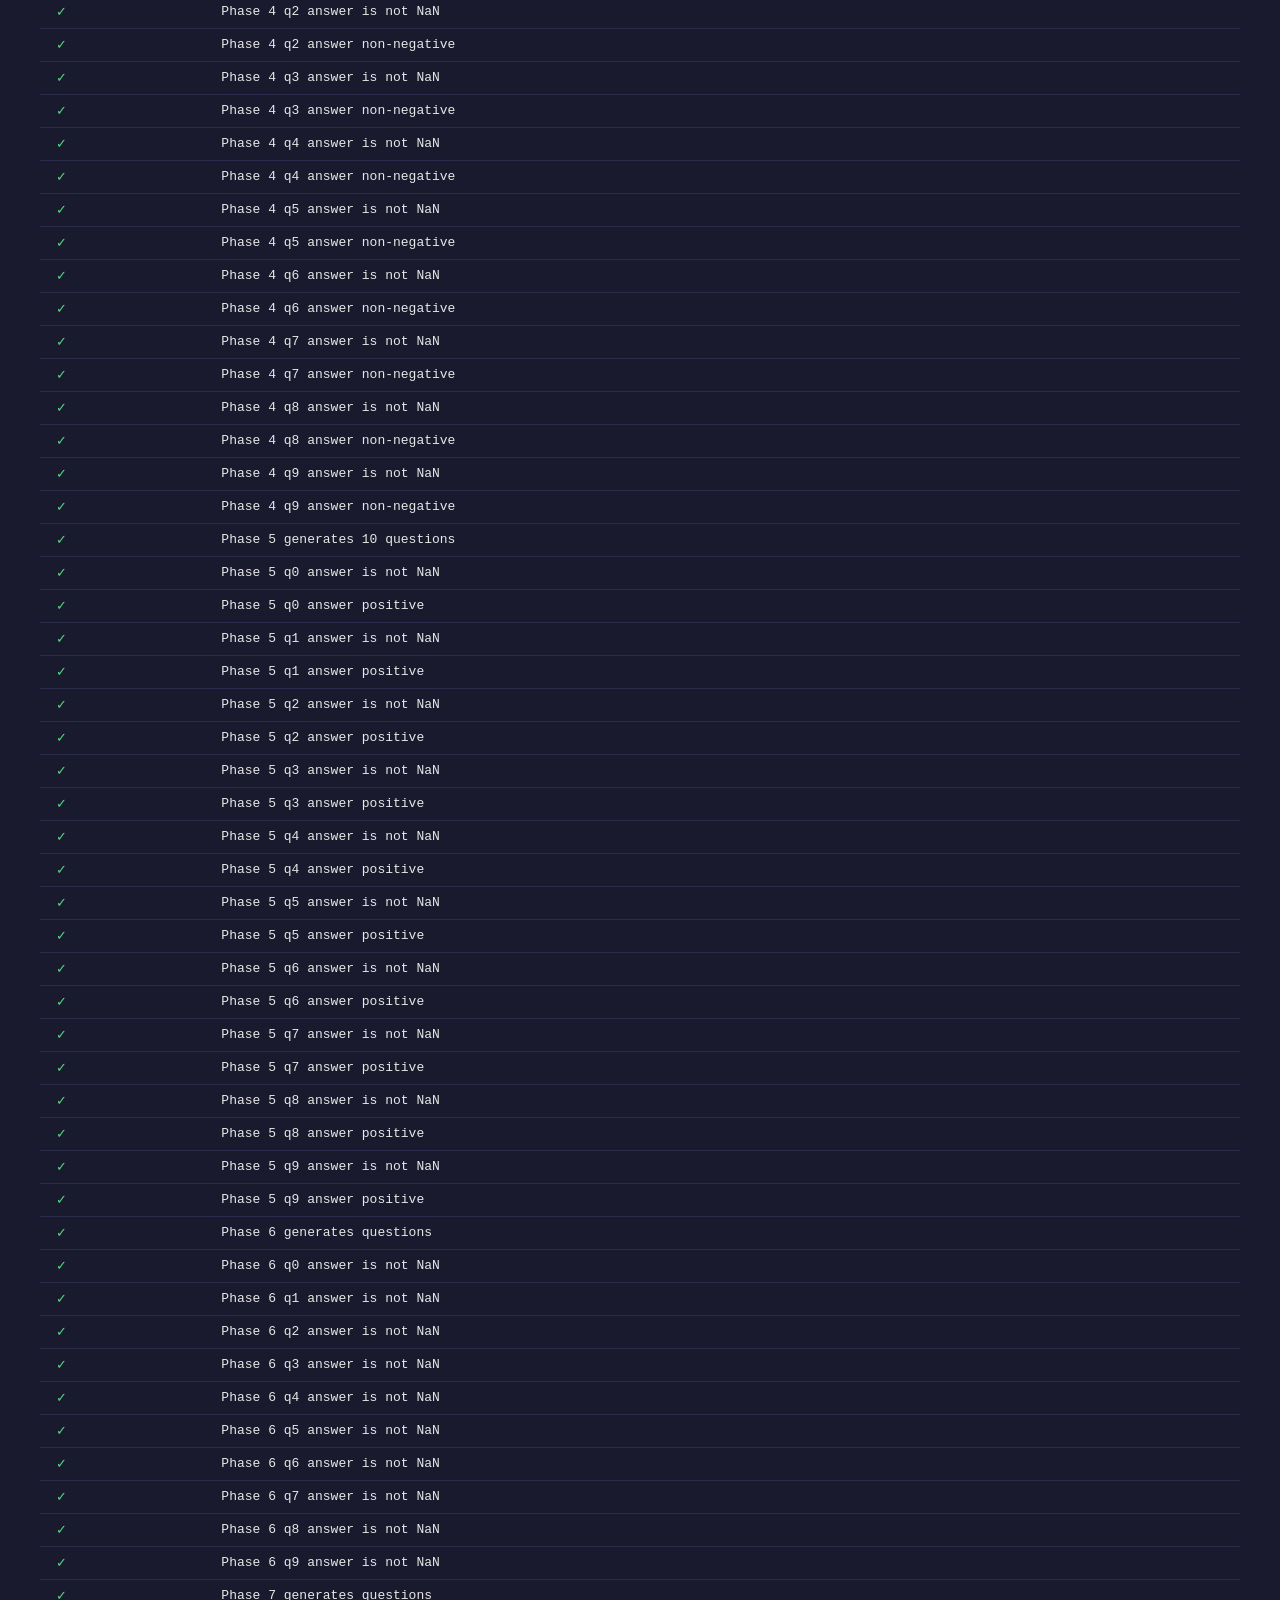
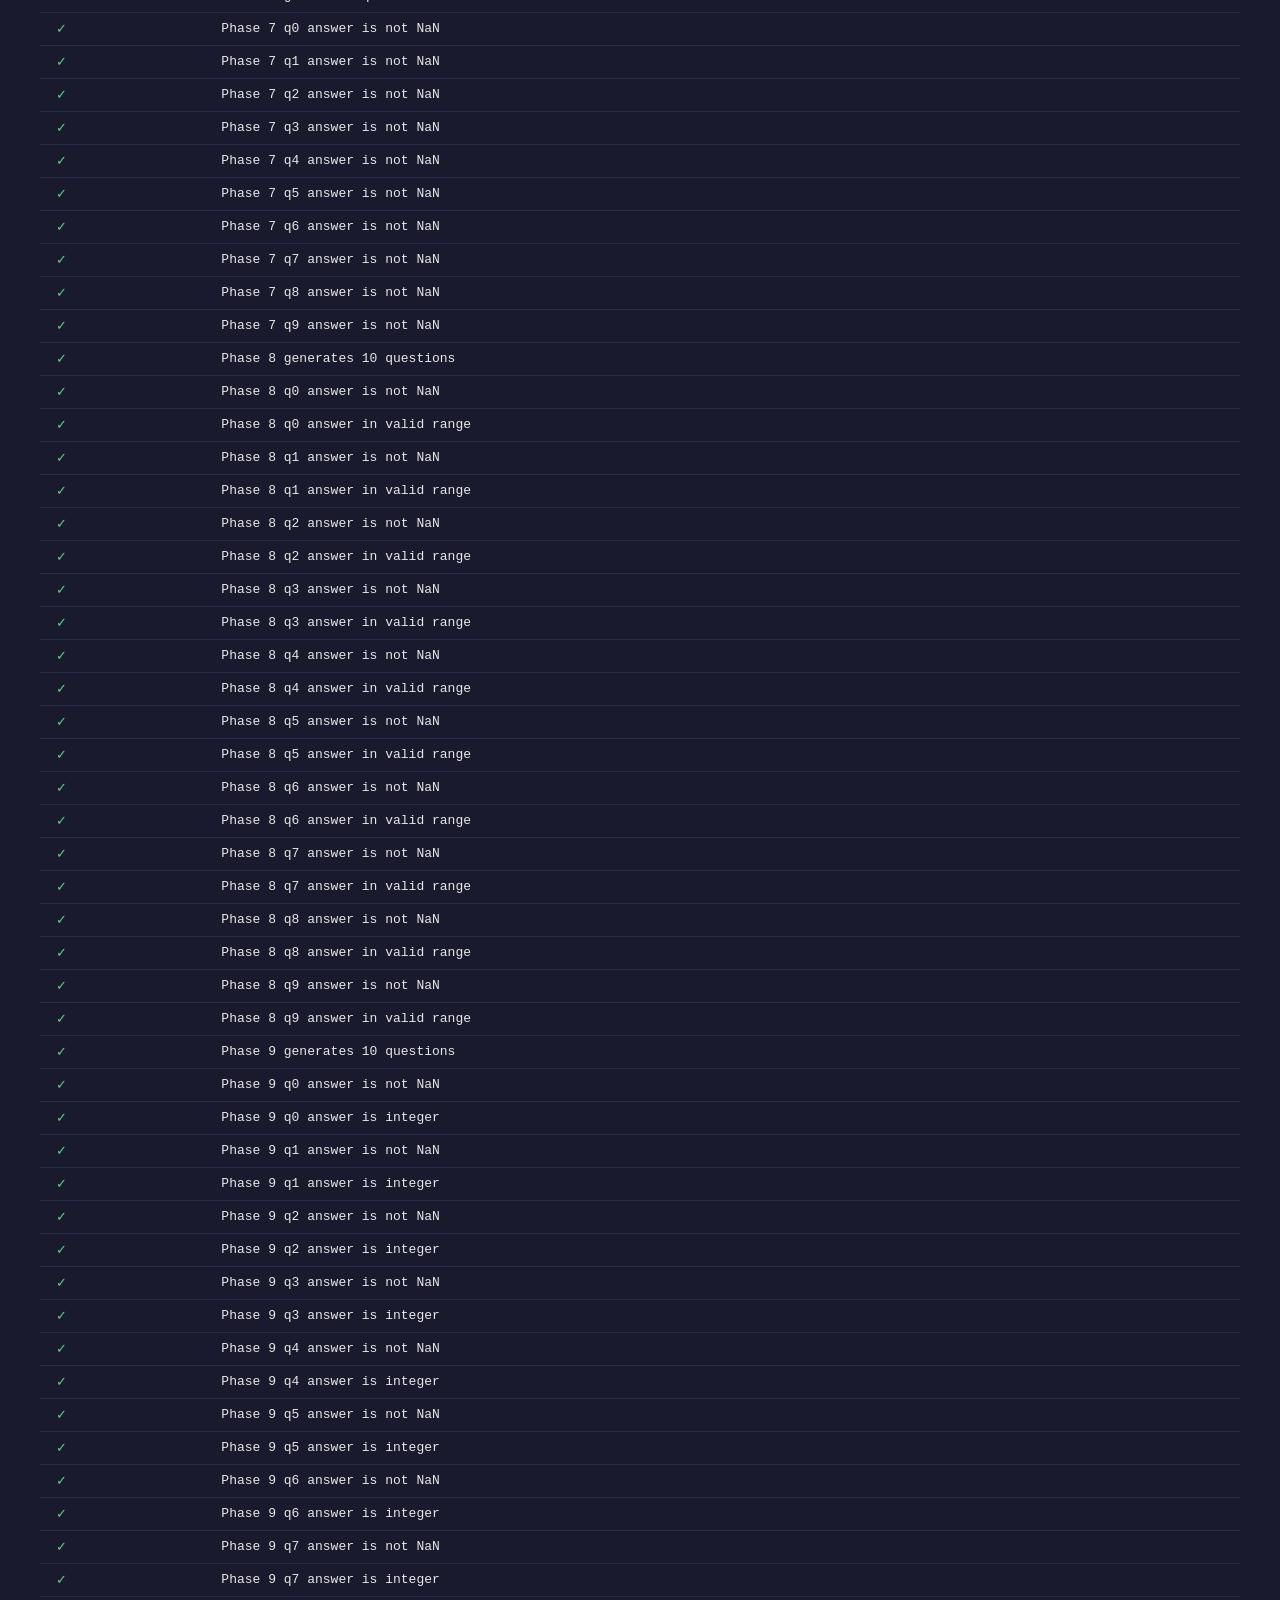
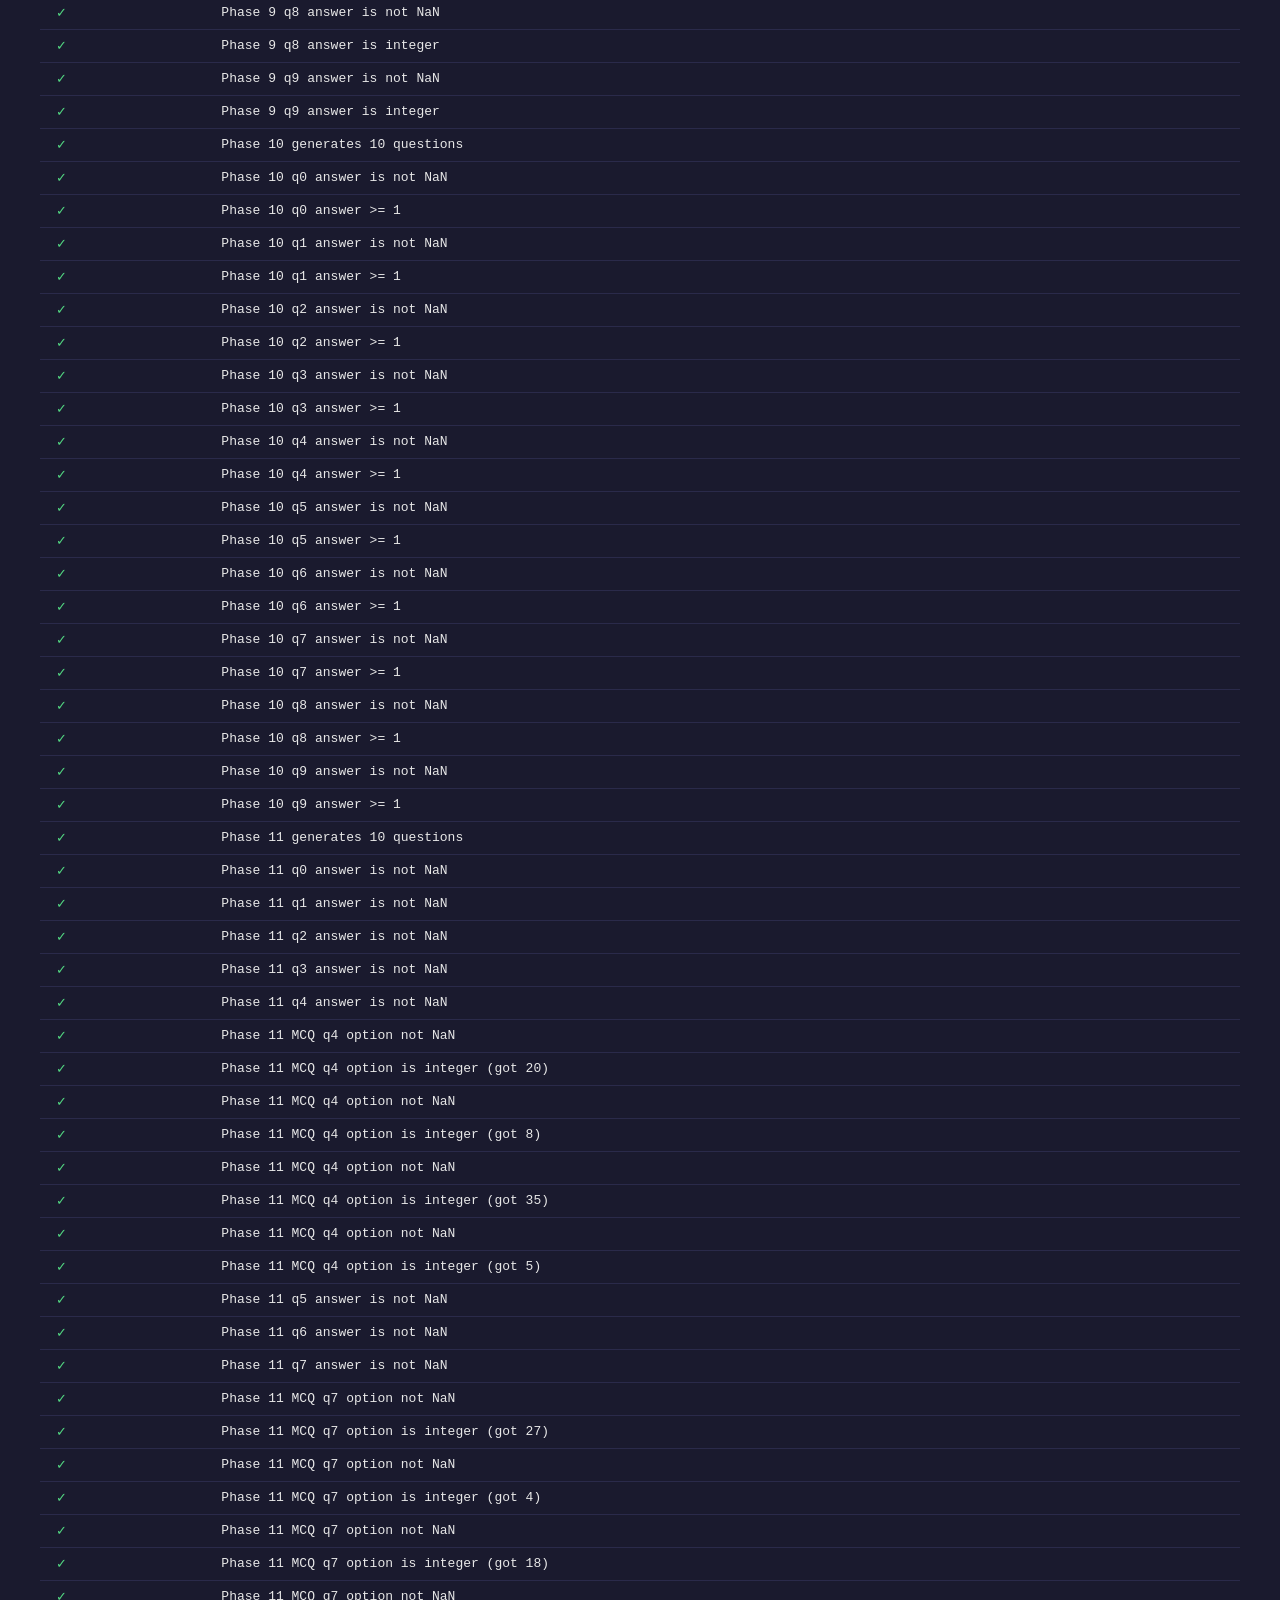
<file: tests/test-phases.html>
<!DOCTYPE html>
<html lang="en">
<head>
    <meta charset="UTF-8">
    <title>Mentalna Matematika - Unit Tests</title>
    <style>
        body { font-family: monospace; padding: 2rem; background: #1a1a2e; color: #e8e8e8; }
        h1 { color: #FF6B6B; }
        .pass { color: #52D681; }
        .fail { color: #FF6B6B; }
        table { width: 100%; border-collapse: collapse; margin: 1rem 0; }
        th, td { padding: 0.5rem 1rem; text-align: left; border-bottom: 1px solid #2a2a4a; }
        th { color: #FFE66D; }
        .summary { font-size: 1.2rem; margin: 1rem 0; padding: 1rem; background: #16213e; border-radius: 8px; }
    </style>
</head>
<body>
    <h1>Mentalna Matematika - Unit Tests</h1>
    <div id="results"></div>
    <script src="../js/phases.js"></script>
    <script>
    const results = [];
    
    function assert(condition, name) {
        results.push({ name, passed: condition });
        if (!condition) {
            results[results.length - 1].error = 'Assertion failed';
        }
    }
    
    function assertEqual(actual, expected, name) {
        const passed = actual === expected;
        results.push({ name, passed });
        if (!passed) {
            results[results.length - 1].error = `Expected ${expected}, got ${actual}`;
        }
    }
    
    function assertNotNaN(value, name) {
        const passed = !isNaN(value);
        results.push({ name, passed });
        if (!passed) {
            results[results.length - 1].error = `Value is NaN`;
        }
    }

    // ==============================
    // randInt tests
    // ==============================
    
    (function testRandInt() {
        for (let i = 0; i < 100; i++) {
            const val = randInt(1, 10);
            assert(val >= 1 && val <= 10, `randInt(1,10) in range [attempt ${i+1}]`);
        }
        
        for (let i = 0; i < 100; i++) {
            const val = randInt(5, 5);
            assertEqual(val, 5, `randInt(5,5) always 5 [attempt ${i+1}]`);
        }
        
        const val = randInt(10, 1);
        assert(val >= 1 && val <= 10, `randInt(10,1) still returns value in [1,10]`);
    })();

    // ==============================
    // shuffle tests
    // ==============================
    
    (function testShuffle() {
        const arr = [1, 2, 3, 4, 5];
        const shuffled = shuffle(arr);
        assertEqual(arr.length, 5, 'shuffle does not modify original length');
        assertEqual(shuffled.length, 5, 'shuffled array has same length');
        assert(shuffled.includes(1) && shuffled.includes(2) && shuffled.includes(3) && shuffled.includes(4) && shuffled.includes(5), 'shuffle preserves all elements');
    })();

    // ==============================
    // generateWrongAnswers tests
    // ==============================
    
    (function testWrongAnswers() {
        const wrong = generateWrongAnswers(5, 1, 10, 3);
        assertEqual(wrong.length, 3, 'generateWrongAnswers returns correct count');
        assert(!wrong.includes(5), 'wrong answers do not include correct answer');
        wrong.forEach(v => assert(v >= 0, `wrong answer ${v} is non-negative`));
        
        // Test with narrow range
        const narrow = generateWrongAnswers(2, 1, 3, 2);
        assertEqual(narrow.length, 2, 'narrow range produces correct count');
        assert(!narrow.includes(2), 'narrow range excludes correct answer');
    })();

    // ==============================
    // Phase 1 generator tests
    // ==============================
    
    (function testPhase1() {
        const qs = generatePhase1(10);
        assertEqual(qs.length, 10, 'Phase 1 generates 10 questions');
        qs.forEach((q, i) => {
            assert(['fill_blank', 'mcq', 'matching'].includes(q.type), `Phase 1 q${i} has valid type`);
            assertNotNaN(q.answer, `Phase 1 q${i} answer is not NaN`);
            if (q.type === 'mcq') {
                assert(q.options.includes(q.answer), `Phase 1 MCQ q${i} includes correct answer`);
                q.options.forEach(opt => assertNotNaN(opt, `Phase 1 MCQ q${i} option is not NaN`));
            }
        });
    })();

    // ==============================
    // Phase 2 generator tests
    // ==============================
    
    (function testPhase2() {
        const qs = generatePhase2(20);
        assert(qs.length >= 5, 'Phase 2 generates questions');
        qs.forEach((q, i) => {
            assertNotNaN(q.answer, `Phase 2 q${i} answer is not NaN`);
            assert(q.answer <= 9, `Phase 2 q${i} sum <= 9 (no carry)`);
            if (q.type === 'mcq') {
                q.options.forEach(opt => assertNotNaN(opt, `Phase 2 MCQ q${i} option not NaN`));
            }
        });
    })();

    // ==============================
    // Phase 3 generator tests
    // ==============================
    
    (function testPhase3() {
        const qs = generatePhase3(10);
        assertEqual(qs.length, 10, 'Phase 3 generates 10 questions');
        qs.forEach((q, i) => {
            assertNotNaN(q.answer, `Phase 3 q${i} answer is not NaN`);
            assert(q.answer >= 11 && q.answer <= 18, `Phase 3 q${i} answer in valid range [11-18]`);
        });
    })();

    // ==============================
    // Phase 4 generator tests
    // ==============================
    
    (function testPhase4() {
        const qs = generatePhase4(10);
        assertEqual(qs.length, 10, 'Phase 4 generates 10 questions');
        qs.forEach((q, i) => {
            assertNotNaN(q.answer, `Phase 4 q${i} answer is not NaN`);
            assert(q.answer >= 0, `Phase 4 q${i} answer non-negative`);
        });
    })();

    // ==============================
    // Phase 5 generator tests
    // ==============================
    
    (function testPhase5() {
        const qs = generatePhase5(10);
        assertEqual(qs.length, 10, 'Phase 5 generates 10 questions');
        qs.forEach((q, i) => {
            assertNotNaN(q.answer, `Phase 5 q${i} answer is not NaN`);
            assert(q.answer > 0, `Phase 5 q${i} answer positive`);
        });
    })();

    // ==============================
    // Phase 6 generator tests
    // ==============================
    
    (function testPhase6() {
        const qs = generatePhase6(10);
        assert(qs.length >= 5, 'Phase 6 generates questions');
        qs.forEach((q, i) => {
            assertNotNaN(q.answer, `Phase 6 q${i} answer is not NaN`);
        });
    })();

    // ==============================
    // Phase 7 generator tests
    // ==============================
    
    (function testPhase7() {
        const qs = generatePhase7(10);
        assert(qs.length >= 5, 'Phase 7 generates questions');
        qs.forEach((q, i) => {
            assertNotNaN(q.answer, `Phase 7 q${i} answer is not NaN`);
        });
    })();

    // ==============================
    // Phase 8 generator tests
    // ==============================
    
    (function testPhase8() {
        const qs = generatePhase8(10);
        assertEqual(qs.length, 10, 'Phase 8 generates 10 questions');
        qs.forEach((q, i) => {
            assertNotNaN(q.answer, `Phase 8 q${i} answer is not NaN`);
            assert(q.answer >= 4 && q.answer <= 100, `Phase 8 q${i} answer in valid range`);
        });
    })();

    // ==============================
    // Phase 9 generator tests
    // ==============================
    
    (function testPhase9() {
        const qs = generatePhase9(10);
        assertEqual(qs.length, 10, 'Phase 9 generates 10 questions');
        qs.forEach((q, i) => {
            assertNotNaN(q.answer, `Phase 9 q${i} answer is not NaN`);
            assert(Number.isInteger(q.answer), `Phase 9 q${i} answer is integer`);
        });
    })();

    // ==============================
    // Phase 10 generator tests
    // ==============================
    
    (function testPhase10() {
        const qs = generatePhase10(10);
        assertEqual(qs.length, 10, 'Phase 10 generates 10 questions');
        qs.forEach((q, i) => {
            assertNotNaN(q.answer, `Phase 10 q${i} answer is not NaN`);
            assert(q.answer >= 1, `Phase 10 q${i} answer >= 1`);
        });
    })();

    // ==============================
    // Phase 11 generator tests
    // ==============================
    
    (function testPhase11() {
        const qs = generatePhase11(10);
        assertEqual(qs.length, 10, 'Phase 11 generates 10 questions');
        qs.forEach((q, i) => {
            assertNotNaN(q.answer, `Phase 11 q${i} answer is not NaN`);
            if (q.type === 'mcq') {
                q.options.forEach(opt => {
                    assertNotNaN(opt, `Phase 11 MCQ q${i} option not NaN`);
                    assert(Number.isInteger(opt), `Phase 11 MCQ q${i} option is integer (got ${opt})`);
                });
            }
        });
    })();

    // ==============================
    // Phase 12 generator tests
    // ==============================
    
    (function testPhase12() {
        const qs = generatePhase12(10);
        assertEqual(qs.length, 10, 'Phase 12 generates 10 questions');
        qs.forEach((q, i) => {
            assertNotNaN(q.answer, `Phase 12 q${i} answer is not NaN`);
        });
    })();

    // ==============================
    // Render results
    // ==============================
    
    const passed = results.filter(r => r.passed).length;
    const failed = results.filter(r => !r.passed).length;
    const total = results.length;
    
    let html = `<div class="summary">
        <span class="${failed === 0 ? 'pass' : 'fail'}">
            ${passed}/${total} tests passed${failed > 0 ? `, ${failed} failed` : ' - ALL PASS! ✅'}
        </span>
    </div>`;
    
    html += '<table><tr><th>Status</th><th>Test</th><th>Details</th></tr>';
    results.forEach(r => {
        html += `<tr>
            <td class="${r.passed ? 'pass' : 'fail'}">${r.passed ? '✓' : '✗'}</td>
            <td>${r.name}</td>
            <td>${r.error || ''}</td>
        </tr>`;
    });
    html += '</table>';
    
    document.getElementById('results').innerHTML = html;
    console.log(`Tests: ${passed}/${total} passed`);
    </script>
</body>
</html>
</file>
<file: css/style.css>
/* ==============================
   MENTALNA MATEMATIKA - STYLES
   ============================== */

:root {
    --color-primary: #FF6B6B;
    --color-primary-dark: #EE5A5A;
    --color-secondary: #4ECDC4;
    --color-secondary-dark: #3DBDB5;
    --color-accent: #FFE66D;
    --color-accent-dark: #F5D76E;
    --color-success: #52D681;
    --color-success-dark: #45C773;
    --color-warning: #FFA726;
    --color-error: #EF5350;
    --color-info: #5C9DF5;
    --color-bg: #FFF9F0;
    --color-card: #FFFFFF;
    --color-text: #2D3436;
    --color-text-light: #636E72;
    --color-border: #E8E8E8;
    --shadow-sm: 0 2px 8px rgba(0,0,0,0.08);
    --shadow-md: 0 4px 16px rgba(0,0,0,0.12);
    --shadow-lg: 0 8px 32px rgba(0,0,0,0.16);
    --radius-sm: 8px;
    --radius-md: 16px;
    --radius-lg: 24px;
    --transition: all 0.3s ease;
}

/* Reset & Base */
* {
    margin: 0;
    padding: 0;
    box-sizing: border-box;
}

html, body {
    height: 100%;
    font-family: 'Nunito', sans-serif;
    background: var(--color-bg);
    color: var(--color-text);
    overflow-x: hidden;
}

#app {
    min-height: 100vh;
    display: flex;
    flex-direction: column;
}

/* ==============================
   SCREENS
   ============================== */

.screen {
    display: none;
    min-height: 100vh;
    flex-direction: column;
}

.screen.active {
    display: flex;
}

/* ==============================
   SPLASH SCREEN - MODERN & PLAYFUL
   ============================== */

#splash-screen {
    justify-content: center;
    align-items: center;
    background: linear-gradient(135deg, var(--color-bg) 0%, #FFF5E6 50%, var(--color-bg) 100%);
    animation: splashFade 0.8s ease-out;
    position: relative;
    overflow: hidden;
}

/* Animated background shapes */
.splash-bg {
    position: absolute;
    inset: 0;
    overflow: hidden;
    pointer-events: none;
    z-index: 0;
}

.splash-shape {
    position: absolute;
    border-radius: 50%;
    opacity: 0.08;
    animation: shapeFloat 12s ease-in-out infinite;
}

.splash-shape:nth-child(1) {
    width: 300px; height: 300px;
    background: var(--color-primary);
    top: -100px; left: -80px;
    animation-delay: 0s;
}
.splash-shape:nth-child(2) {
    width: 200px; height: 200px;
    background: var(--color-secondary);
    bottom: -60px; right: -60px;
    animation-delay: -4s;
}
.splash-shape:nth-child(3) {
    width: 150px; height: 150px;
    background: var(--color-accent);
    top: 40%; right: 10%;
    animation-delay: -8s;
}
.splash-shape:nth-child(4) {
    width: 100px; height: 100px;
    background: var(--color-success);
    bottom: 20%; left: 15%;
    animation-delay: -2s;
}

@keyframes shapeFloat {
    0%, 100% { transform: translate(0, 0) scale(1); }
    25% { transform: translate(20px, -30px) scale(1.05); }
    50% { transform: translate(-10px, 20px) scale(0.95); }
    75% { transform: translate(15px, 10px) scale(1.02); }
}

/* Floating math elements */
.float-math {
    position: absolute;
    font-size: 2rem;
    font-weight: 900;
    animation: mathFloat 6s ease-in-out infinite;
    pointer-events: none;
}

.float-math:nth-child(5) { top: 15%; left: 10%; color: var(--color-primary); opacity: 0.2; animation-delay: 0s; }
.float-math:nth-child(6) { top: 25%; right: 15%; color: var(--color-secondary); opacity: 0.25; font-size: 2.5rem; animation-delay: -1.5s; }
.float-math:nth-child(7) { bottom: 25%; left: 20%; color: var(--color-accent); opacity: 0.2; animation-delay: -3s; }
.float-math:nth-child(8) { top: 60%; right: 10%; color: var(--color-success); opacity: 0.15; font-size: 3rem; animation-delay: -4.5s; }
.float-math:nth-child(9) { bottom: 15%; right: 25%; color: var(--color-info); opacity: 0.2; animation-delay: -2s; }

@keyframes mathFloat {
    0%, 100% { transform: translateY(0) rotate(0deg); }
    33% { transform: translateY(-20px) rotate(5deg); }
    66% { transform: translateY(10px) rotate(-3deg); }
}

.splash-content {
    text-align: center;
    padding: 2.5rem 2rem;
    position: relative;
    z-index: 1;
    max-width: 460px;
    animation: contentSlideUp 0.8s ease-out 0.3s both;
}

@keyframes contentSlideUp {
    from { opacity: 0; transform: translateY(30px); }
    to { opacity: 1; transform: translateY(0); }
}

/* Character logo area */
.splash-logo-area {
    margin-bottom: 1.5rem;
    position: relative;
    display: inline-block;
}

.splash-character {
    font-size: 5.5rem;
    line-height: 1;
    animation: characterBounce 1s cubic-bezier(0.34, 1.56, 0.64, 1) forwards;
    display: inline-block;
    filter: drop-shadow(0 8px 20px rgba(0,0,0,0.1));
    position: relative;
    z-index: 2;
}

@keyframes characterBounce {
    0% { transform: scale(0) rotate(-15deg); opacity: 0; }
    50% { transform: scale(1.2) rotate(5deg); }
    100% { transform: scale(1) rotate(0deg); opacity: 1; }
}

.splash-character-shadow {
    position: absolute;
    bottom: -10px;
    left: 50%;
    transform: translateX(-50%);
    width: 80px;
    height: 12px;
    background: rgba(0,0,0,0.1);
    border-radius: 50%;
    animation: shadowGrow 1s ease-out forwards;
}

@keyframes shadowGrow {
    0% { transform: translateX(-50%) scale(0); opacity: 0; }
    100% { transform: translateX(-50%) scale(1); opacity: 1; }
}

/* Sparkles around character */
.splash-sparkle {
    position: absolute;
    font-size: 1.5rem;
    animation: sparklePop 1.5s ease-out infinite;
    pointer-events: none;
}

.splash-sparkle:nth-child(3) { top: -10px; left: -15px; animation-delay: 0.2s; }
.splash-sparkle:nth-child(4) { top: 5px; right: -20px; animation-delay: 0.5s; }
.splash-sparkle:nth-child(5) { bottom: 10px; left: -10px; animation-delay: 0.8s; }

@keyframes sparklePop {
    0%, 100% { transform: scale(0) rotate(0deg); opacity: 0; }
    50% { transform: scale(1.2) rotate(20deg); opacity: 1; }
}

.splash-content h1 {
    font-size: 2.4rem;
    font-weight: 900;
    margin-bottom: 0.3rem;
    color: var(--color-text);
    letter-spacing: -1px;
    line-height: 1.2;
}

.splash-tagline {
    font-size: 1.15rem;
    color: var(--color-text-light);
    margin-bottom: 2rem;
    font-weight: 700;
    display: inline-flex;
    align-items: center;
    gap: 0.5rem;
    background: rgba(255,255,255,0.7);
    padding: 0.5rem 1.2rem;
    border-radius: 20px;
    backdrop-filter: blur(4px);
}

/* Fun loading animation */
.splash-loading {
    width: 200px;
    margin: 0 auto 2rem;
}

.loading-dots {
    display: flex;
    justify-content: center;
    gap: 0.5rem;
    margin-bottom: 1rem;
}

.loading-dot {
    width: 14px;
    height: 14px;
    border-radius: 50%;
    animation: dotBounce 1.4s ease-in-out infinite;
}

.loading-dot:nth-child(1) { background: var(--color-primary); animation-delay: -0.32s; }
.loading-dot:nth-child(2) { background: var(--color-secondary); animation-delay: -0.16s; }
.loading-dot:nth-child(3) { background: var(--color-accent); animation-delay: 0s; }
.loading-dot:nth-child(4) { background: var(--color-success); animation-delay: 0.16s; }

@keyframes dotBounce {
    0%, 80%, 100% { transform: scale(0.6); opacity: 0.5; }
    40% { transform: scale(1.2); opacity: 1; }
}

.loading-track {
    height: 10px;
    background: rgba(0,0,0,0.06);
    border-radius: 5px;
    overflow: hidden;
    position: relative;
    box-shadow: inset 0 1px 3px rgba(0,0,0,0.1);
}

.loading-bar {
    height: 100%;
    width: 0%;
    background: linear-gradient(90deg, var(--color-primary) 0%, var(--color-secondary) 50%, var(--color-accent) 100%);
    border-radius: 5px;
    animation: loadBar 2.5s cubic-bezier(0.4, 0, 0.2, 1) forwards;
    position: relative;
    background-size: 200% 100%;
    animation: loadBar 2.5s cubic-bezier(0.4, 0, 0.2, 1) forwards,
               barShimmer 1.5s linear infinite;
}

@keyframes barShimmer {
    0% { background-position: 200% 0; }
    100% { background-position: -200% 0; }
}

@keyframes loadBar {
    0% { width: 0%; }
    100% { width: 100%; }
}

/* Philosophy card with fun style */
.splash-philosophy-card {
    background: linear-gradient(135deg, var(--color-card) 0%, #FFF8E7 100%);
    border-radius: var(--radius-lg);
    padding: 1.2rem 1.8rem;
    box-shadow: var(--shadow-md);
    display: inline-flex;
    align-items: center;
    gap: 0.8rem;
    border: 3px solid var(--color-accent);
    position: relative;
    transform: rotate(-1deg);
    animation: cardWiggle 3s ease-in-out infinite;
    max-width: 90%;
}

@keyframes cardWiggle {
    0%, 100% { transform: rotate(-1deg); }
    50% { transform: rotate(1deg); }
}

.splash-philosophy-card::before {
    content: '💡';
    font-size: 1.5rem;
    position: absolute;
    top: -12px;
    left: 50%;
    transform: translateX(-50%);
    background: var(--color-card);
    padding: 0 0.5rem;
}

.splash-philosophy-card p {
    font-style: italic;
    font-size: 1rem;
    color: var(--color-text);
    font-weight: 700;
    line-height: 1.5;
    margin: 0;
}

.quote-mark {
    font-size: 1.8rem;
    color: var(--color-accent);
    font-weight: 900;
    line-height: 1;
    font-family: Georgia, serif;
}

/* Mascot peeking from corners */
.splash-mascot {
    position: absolute;
    font-size: 2.5rem;
    animation: mascotPeek 4s ease-in-out infinite;
    z-index: 1;
}

.splash-mascot.left {
    bottom: 10%;
    left: 5%;
    animation-delay: 0s;
    transform: rotate(-15deg);
}

.splash-mascot.right {
    bottom: 15%;
    right: 5%;
    animation-delay: -2s;
    transform: rotate(15deg);
}

@keyframes mascotPeek {
    0%, 100% { transform: translateY(0) rotate(var(--r, 0deg)); }
    50% { transform: translateY(-15px) rotate(var(--r, 0deg)); }
}

@keyframes splashFade {
    from { opacity: 0; }
    to { opacity: 1; }
}

/* ==============================
   HEADER
   ============================== */

.app-header {
    display: flex;
    align-items: center;
    justify-content: space-between;
    padding: 1rem 1.5rem;
    background: var(--color-card);
    box-shadow: var(--shadow-sm);
    position: sticky;
    top: 0;
    z-index: 100;
}

.header-logo {
    display: flex;
    align-items: center;
    gap: 0.5rem;
}

.logo-icon {
    font-size: 1.8rem;
}

.logo-text {
    font-size: 1.2rem;
    font-weight: 800;
    color: var(--color-primary);
}

.header-stats {
    display: flex;
    gap: 1rem;
}

.stat-badge {
    display: flex;
    align-items: center;
    gap: 0.3rem;
    background: var(--color-bg);
    padding: 0.4rem 0.8rem;
    border-radius: 20px;
    font-weight: 700;
    font-size: 0.9rem;
}

.stat-badge i {
    color: var(--color-warning);
}

.header-title {
    font-size: 1.1rem;
    font-weight: 700;
    color: var(--color-text);
    flex: 1;
    text-align: center;
}

.quiz-header {
    flex-wrap: wrap;
    gap: 0.5rem;
}

.quiz-header-info {
    display: flex;
    flex-direction: column;
    align-items: center;
    flex: 1;
}

.quiz-phase-name {
    font-size: 0.85rem;
    color: var(--color-text-light);
}

.quiz-mode-name {
    font-size: 1rem;
    font-weight: 700;
    color: var(--color-primary);
}

.quiz-timer {
    display: flex;
    align-items: center;
    gap: 0.3rem;
    font-weight: 700;
    font-size: 1.1rem;
    color: var(--color-primary);
}

/* ==============================
   BUTTONS
   ============================== */

.btn {
    border: none;
    border-radius: var(--radius-sm);
    padding: 0.8rem 1.5rem;
    font-family: 'Nunito', sans-serif;
    font-size: 1rem;
    font-weight: 700;
    cursor: pointer;
    transition: var(--transition);
    display: inline-flex;
    align-items: center;
    gap: 0.5rem;
}

.btn:hover {
    transform: translateY(-2px);
    box-shadow: var(--shadow-md);
}

.btn:active {
    transform: translateY(0);
}

.btn-primary {
    background: var(--color-primary);
    color: white;
}

.btn-primary:hover {
    background: var(--color-primary-dark);
}

.btn-secondary {
    background: var(--color-card);
    color: var(--color-text);
    border: 2px solid var(--color-border);
}

.btn-secondary:hover {
    background: var(--color-bg);
}

.btn-back {
    background: transparent;
    color: var(--color-text-light);
    padding: 0.5rem 1rem;
}

.btn-back:hover {
    background: var(--color-bg);
}

.btn-hint {
    background: var(--color-accent);
    color: var(--color-text);
    font-size: 0.9rem;
    padding: 0.6rem 1.2rem;
}

.btn-hint:hover {
    background: var(--color-accent-dark);
}

.btn-submit {
    width: 100%;
    justify-content: center;
    font-size: 1.1rem;
    padding: 1rem;
}

.btn-next {
    background: var(--color-success);
    color: white;
    width: 100%;
    justify-content: center;
    font-size: 1.1rem;
    padding: 1rem;
}

.btn-next:hover {
    background: var(--color-success-dark);
}

.btn-success {
    background: var(--color-success);
    color: white;
}

.btn-success:hover {
    background: var(--color-success-dark);
}

.btn-next-phase {
    background: linear-gradient(135deg, var(--color-secondary) 0%, var(--color-info) 100%);
    color: white;
    font-size: 1.1rem;
    padding: 1rem 1.5rem;
}

.btn-next-phase:hover {
    background: linear-gradient(135deg, var(--color-secondary-dark) 0%, #4A8DE0 100%);
    transform: translateY(-2px);
    box-shadow: 0 6px 20px rgba(78, 205, 196, 0.4);
}

.btn-challenge {
    background: var(--color-accent);
    color: var(--color-text);
}

/* ==============================
   HOME SCREEN
   ============================== */

.home-main {
    flex: 1;
    padding: 1.5rem;
    max-width: 900px;
    margin: 0 auto;
    width: 100%;
}

.hero-section {
    text-align: center;
    margin-bottom: 2rem;
}

.hero-section h2 {
    font-size: 1.6rem;
    font-weight: 800;
    margin-bottom: 0.5rem;
}

.hero-subtitle {
    color: var(--color-text-light);
    font-size: 1rem;
}

.daily-challenge-card {
    display: flex;
    align-items: center;
    gap: 1rem;
    background: linear-gradient(135deg, var(--color-accent) 0%, var(--color-warning) 100%);
    padding: 1.2rem;
    border-radius: var(--radius-md);
    margin-bottom: 2rem;
    box-shadow: var(--shadow-md);
}

.challenge-icon {
    font-size: 2.5rem;
}

.challenge-info {
    flex: 1;
}

.challenge-info h3 {
    font-size: 1.2rem;
    font-weight: 800;
    margin-bottom: 0.3rem;
}

.challenge-info p {
    font-size: 0.9rem;
    color: var(--color-text);
}

.phases-grid {
    display: grid;
    grid-template-columns: repeat(auto-fill, minmax(260px, 1fr));
    gap: 1rem;
}

.phase-card {
    background: var(--color-card);
    border-radius: var(--radius-md);
    padding: 1.5rem;
    box-shadow: var(--shadow-sm);
    cursor: pointer;
    transition: var(--transition);
    border: 3px solid transparent;
    position: relative;
    overflow: hidden;
}

.phase-card:hover {
    transform: translateY(-4px);
    box-shadow: var(--shadow-lg);
    border-color: var(--color-secondary);
}

.phase-card.locked {
    opacity: 0.6;
    cursor: not-allowed;
}

.phase-card.locked:hover {
    transform: none;
    box-shadow: var(--shadow-sm);
    border-color: transparent;
}

.phase-card-header {
    display: flex;
    align-items: center;
    gap: 0.8rem;
    margin-bottom: 0.8rem;
}

.phase-number {
    width: 40px;
    height: 40px;
    border-radius: 50%;
    background: var(--color-primary);
    color: white;
    display: flex;
    align-items: center;
    justify-content: center;
    font-weight: 800;
    font-size: 1rem;
    flex-shrink: 0;
}

.phase-card-title {
    font-size: 1.1rem;
    font-weight: 700;
}

.phase-card-desc {
    font-size: 0.85rem;
    color: var(--color-text-light);
    margin-bottom: 1rem;
}

.phase-card-footer {
    display: flex;
    align-items: center;
    justify-content: space-between;
}

.phase-stars {
    display: flex;
    gap: 0.2rem;
}

.phase-stars .star {
    font-size: 1.2rem;
    color: #DDD;
}

.phase-stars .star.earned {
    color: var(--color-warning);
}

.phase-progress {
    font-size: 0.8rem;
    color: var(--color-text-light);
    font-weight: 600;
}

.phase-lock {
    position: absolute;
    top: 50%;
    left: 50%;
    transform: translate(-50%, -50%);
    font-size: 3rem;
    opacity: 0.3;
}

.app-footer {
    text-align: center;
    padding: 1.5rem;
    font-size: 0.85rem;
    color: var(--color-text-light);
}

/* ==============================
   PHASE DETAIL SCREEN
   ============================== */

.phase-main {
    flex: 1;
    padding: 1.5rem;
    max-width: 800px;
    margin: 0 auto;
    width: 100%;
}

.phase-hero {
    text-align: center;
    margin-bottom: 2rem;
}

.phase-icon {
    font-size: 4rem;
    margin-bottom: 0.5rem;
}

.phase-hero h2 {
    font-size: 1.8rem;
    font-weight: 800;
    margin-bottom: 0.3rem;
}

.phase-hero p {
    color: var(--color-text-light);
    font-size: 1rem;
}

.phase-progress-section {
    background: var(--color-card);
    padding: 1.2rem;
    border-radius: var(--radius-md);
    margin-bottom: 1.5rem;
    box-shadow: var(--shadow-sm);
}

.progress-bar-container {
    height: 12px;
    background: var(--color-bg);
    border-radius: 6px;
    overflow: hidden;
    margin-bottom: 0.5rem;
}

.progress-bar {
    height: 100%;
    background: linear-gradient(90deg, var(--color-success) 0%, var(--color-secondary) 100%);
    border-radius: 6px;
    transition: width 0.5s ease;
}

.progress-text {
    text-align: center;
    font-size: 0.9rem;
    color: var(--color-text-light);
    font-weight: 600;
}

.phase-info-cards {
    display: grid;
    gap: 1rem;
    margin-bottom: 2rem;
}

.info-card {
    background: var(--color-card);
    padding: 1.2rem;
    border-radius: var(--radius-md);
    box-shadow: var(--shadow-sm);
    display: flex;
    gap: 1rem;
    align-items: flex-start;
}

.info-icon {
    font-size: 1.8rem;
    flex-shrink: 0;
}

.info-card h4 {
    font-size: 0.95rem;
    color: var(--color-text-light);
    margin-bottom: 0.3rem;
}

.info-card p {
    font-size: 1rem;
    font-weight: 600;
}

.mantra {
    color: var(--color-primary);
    font-style: italic;
    font-size: 1.1rem !important;
}

.game-modes h3 {
    font-size: 1.3rem;
    font-weight: 800;
    margin-bottom: 1rem;
}

.mode-cards {
    display: grid;
    grid-template-columns: repeat(2, 1fr);
    gap: 1rem;
}

.mode-card {
    background: var(--color-card);
    border: 2px solid var(--color-border);
    border-radius: var(--radius-md);
    padding: 1.2rem;
    text-align: center;
    cursor: pointer;
    transition: var(--transition);
}

.mode-card:hover {
    border-color: var(--color-secondary);
    transform: translateY(-3px);
    box-shadow: var(--shadow-md);
}

.mode-icon {
    font-size: 2rem;
    margin-bottom: 0.5rem;
}

.mode-card h4 {
    font-size: 1rem;
    font-weight: 700;
    margin-bottom: 0.3rem;
}

.mode-card p {
    font-size: 0.85rem;
    color: var(--color-text-light);
}

.mode-cards-5 {
    grid-template-columns: repeat(2, 1fr);
}

.mode-cards-5 .mode-card:first-child {
    grid-column: 1 / -1;
    background: linear-gradient(135deg, #E8F5E9 0%, #C8E6C9 100%);
    border-color: #81C784;
}

.mode-cards-5 .mode-card:first-child:hover {
    border-color: #4CAF50;
}

@media (min-width: 600px) {
    .mode-cards-5 {
        grid-template-columns: repeat(5, 1fr);
    }
    .mode-cards-5 .mode-card:first-child {
        grid-column: auto;
    }
}

/* ==============================
   LEARN SCREEN
   ============================== */

.learn-main {
    flex: 1;
    padding: 1rem;
    max-width: 720px;
    margin: 0 auto;
    width: 100%;
    display: flex;
    flex-direction: column;
}

.learn-progress-bar {
    height: 8px;
    background: var(--color-bg);
    border-radius: 4px;
    overflow: hidden;
    margin-bottom: 0.5rem;
}

.learn-progress-fill {
    height: 100%;
    background: linear-gradient(90deg, var(--color-success) 0%, var(--color-secondary) 100%);
    border-radius: 4px;
    transition: width 0.5s ease;
    width: 0%;
}

.learn-step-counter {
    text-align: center;
    font-size: 0.85rem;
    color: var(--color-text-light);
    font-weight: 700;
    margin-bottom: 1rem;
}

.learn-card {
    background: var(--color-card);
    border-radius: var(--radius-lg);
    padding: 2rem;
    box-shadow: var(--shadow-md);
    flex: 1;
    display: flex;
    flex-direction: column;
    gap: 1.5rem;
    margin-bottom: 1rem;
    animation: fadeIn 0.4s ease;
}

.learn-card h3 {
    font-size: 1.3rem;
    font-weight: 800;
    color: var(--color-primary);
    text-align: center;
    margin-bottom: 0.5rem;
}

.learn-card .step-number-badge {
    display: inline-flex;
    align-items: center;
    justify-content: center;
    width: 36px;
    height: 36px;
    border-radius: 50%;
    background: var(--color-primary);
    color: white;
    font-weight: 800;
    font-size: 1rem;
    margin-right: 0.5rem;
}

.learn-visual {
    display: flex;
    flex-direction: column;
    align-items: center;
    gap: 1.5rem;
    padding: 1rem 0;
}

.learn-number-line {
    display: flex;
    align-items: center;
    gap: 0.3rem;
    flex-wrap: wrap;
    justify-content: center;
}

.learn-number-tile {
    width: 44px;
    height: 44px;
    border-radius: var(--radius-sm);
    display: flex;
    align-items: center;
    justify-content: center;
    font-weight: 800;
    font-size: 1.2rem;
    transition: var(--transition);
    border: 2px solid var(--color-border);
    background: white;
}

.learn-number-tile.highlight {
    background: var(--color-accent);
    border-color: var(--color-warning);
    transform: scale(1.15);
    box-shadow: 0 4px 12px rgba(255, 167, 38, 0.3);
}

.learn-number-tile.target {
    background: var(--color-success);
    border-color: var(--color-success-dark);
    color: white;
    transform: scale(1.15);
    box-shadow: 0 4px 12px rgba(82, 214, 129, 0.3);
}

.learn-number-tile.faded {
    opacity: 0.4;
}

.learn-arrow {
    font-size: 1.5rem;
    color: var(--color-secondary);
    animation: bounceRight 1s ease-in-out infinite;
}

@keyframes bounceRight {
    0%, 100% { transform: translateX(0); }
    50% { transform: translateX(6px); }
}

.learn-explanation {
    background: var(--color-bg);
    border-radius: var(--radius-md);
    padding: 1.2rem;
    font-size: 1.05rem;
    line-height: 1.7;
    text-align: center;
    border-left: 4px solid var(--color-secondary);
}

.learn-explanation strong {
    color: var(--color-primary);
    font-size: 1.15rem;
}

.learn-blocks {
    display: flex;
    gap: 0.5rem;
    justify-content: center;
    flex-wrap: wrap;
    margin: 1rem 0;
}

.learn-block {
    width: 50px;
    height: 50px;
    border-radius: var(--radius-sm);
    display: flex;
    align-items: center;
    justify-content: center;
    font-weight: 800;
    font-size: 1.1rem;
    transition: all 0.3s ease;
    border: 2px solid;
}

.learn-block.blue {
    background: #E3F2FD;
    border-color: #90CAF9;
    color: #1565C0;
}

.learn-block.green {
    background: #E8F5E9;
    border-color: #A5D6A7;
    color: #2E7D32;
}

.learn-block.purple {
    background: #F3E5F5;
    border-color: #CE93D8;
    color: #7B1FA2;
}

.learn-block.highlight {
    transform: scale(1.2);
    box-shadow: 0 6px 20px rgba(0,0,0,0.15);
}

.learn-equation {
    font-size: 1.8rem;
    font-weight: 900;
    text-align: center;
    color: var(--color-text);
    display: flex;
    align-items: center;
    justify-content: center;
    gap: 0.5rem;
    flex-wrap: wrap;
    margin: 1rem 0;
}

.learn-equation .eq-num {
    display: inline-block;
    padding: 0.3rem 0.8rem;
    border-radius: var(--radius-sm);
    background: var(--color-bg);
    border: 2px solid var(--color-border);
    min-width: 50px;
}

.learn-equation .eq-num.highlight {
    background: var(--color-accent);
    border-color: var(--color-warning);
    animation: pulse 0.5s ease;
}

.learn-equation .eq-op {
    color: var(--color-primary);
    font-size: 1.5rem;
}

.learn-nav {
    display: flex;
    gap: 1rem;
    justify-content: center;
    margin-top: auto;
}

.learn-nav .btn {
    min-width: 140px;
    justify-content: center;
}

#learn-btn-finish {
    display: none;
}

/* ==============================
   INTERACTIVE LEARN ELEMENTS
   ============================== */

/* Interactive Number Line */
.learn-number-line-interactive {
    display: flex;
    align-items: center;
    gap: 0.2rem;
    flex-wrap: wrap;
    justify-content: center;
    margin: 1.5rem 0;
    padding: 1rem;
    background: rgba(255,255,255,0.5);
    border-radius: var(--radius-md);
}

.learn-num-tile {
    width: 48px;
    height: 48px;
    border-radius: var(--radius-sm);
    display: flex;
    align-items: center;
    justify-content: center;
    font-weight: 800;
    font-size: 1.2rem;
    cursor: pointer;
    transition: all 0.3s ease;
    border: 2px solid var(--color-border);
    background: white;
    position: relative;
}

.learn-num-tile:hover {
    border-color: var(--color-secondary);
    transform: scale(1.1);
    box-shadow: 0 4px 12px rgba(0,0,0,0.1);
}

.learn-num-tile.selected {
    background: var(--color-accent);
    border-color: var(--color-warning);
    transform: scale(1.15);
    box-shadow: 0 4px 16px rgba(255, 167, 38, 0.3);
    animation: tilePop 0.3s ease;
}

.learn-num-tile.correct {
    background: var(--color-success);
    border-color: var(--color-success-dark);
    color: white;
    animation: tilePop 0.4s ease;
}

.learn-num-tile.wrong {
    background: var(--color-error);
    border-color: #D32F2F;
    color: white;
    animation: shake 0.5s ease;
}

@keyframes tilePop {
    0% { transform: scale(1); }
    50% { transform: scale(1.3); }
    100% { transform: scale(1.15); }
}

/* Interactive Blocks for counting */
.learn-blocks-interactive {
    display: flex;
    gap: 0.5rem;
    justify-content: center;
    flex-wrap: wrap;
    margin: 1rem 0;
}

.learn-block-interactive {
    width: 56px;
    height: 56px;
    border-radius: var(--radius-sm);
    display: flex;
    align-items: center;
    justify-content: center;
    font-weight: 800;
    font-size: 1.3rem;
    cursor: pointer;
    transition: all 0.3s ease;
    border: 2px solid;
    user-select: none;
    position: relative;
}

.learn-block-interactive:hover {
    transform: translateY(-4px) scale(1.05);
    box-shadow: 0 6px 16px rgba(0,0,0,0.15);
}

.learn-block-interactive:active {
    transform: translateY(0) scale(0.95);
}

.learn-block-interactive.popped {
    animation: blockPop 0.5s ease forwards;
}

@keyframes blockPop {
    0% { transform: scale(1); }
    40% { transform: scale(1.3) rotate(10deg); }
    100% { transform: scale(1) rotate(0deg); }
}

/* Step-by-step equation builder */
.learn-equation-builder {
    display: flex;
    align-items: center;
    justify-content: center;
    gap: 0.8rem;
    flex-wrap: wrap;
    margin: 1.5rem 0;
    padding: 1.5rem;
    background: rgba(255,255,255,0.6);
    border-radius: var(--radius-md);
    border: 2px dashed var(--color-border);
}

.learn-eq-piece {
    min-width: 60px;
    height: 60px;
    border-radius: var(--radius-sm);
    display: flex;
    align-items: center;
    justify-content: center;
    font-weight: 900;
    font-size: 1.4rem;
    background: white;
    border: 3px solid var(--color-border);
    transition: all 0.3s ease;
    cursor: default;
}

.learn-eq-piece.highlight {
    border-color: var(--color-primary);
    background: var(--color-primary);
    color: white;
    transform: scale(1.1);
    box-shadow: 0 4px 16px rgba(255, 107, 107, 0.3);
}

.learn-eq-piece.reveal {
    animation: revealPiece 0.5s ease forwards;
}

@keyframes revealPiece {
    0% { transform: scale(0) rotate(-10deg); opacity: 0; }
    60% { transform: scale(1.15) rotate(5deg); opacity: 1; }
    100% { transform: scale(1) rotate(0deg); opacity: 1; }
}

.learn-eq-arrow {
    font-size: 2rem;
    color: var(--color-secondary);
    animation: bounceDown 1s ease-in-out infinite;
}

@keyframes bounceDown {
    0%, 100% { transform: translateY(0); }
    50% { transform: translateY(8px); }
}

/* Interactive mini-question in learn mode */
.learn-mini-quiz {
    background: linear-gradient(135deg, #E8F5E9 0%, #C8E6C9 100%);
    border-radius: var(--radius-md);
    padding: 1.5rem;
    margin: 1rem 0;
    border: 2px solid #A5D6A7;
    text-align: center;
}

.learn-mini-quiz h4 {
    color: #2E7D32;
    margin-bottom: 1rem;
    font-size: 1.1rem;
}

.learn-mini-options {
    display: grid;
    grid-template-columns: repeat(2, 1fr);
    gap: 0.8rem;
    max-width: 300px;
    margin: 0 auto;
}

.learn-mini-btn {
    padding: 1rem;
    font-size: 1.2rem;
    font-weight: 800;
    background: white;
    border: 3px solid #A5D6A7;
    border-radius: var(--radius-sm);
    cursor: pointer;
    transition: all 0.2s ease;
    font-family: 'Nunito', sans-serif;
}

.learn-mini-btn:hover {
    border-color: var(--color-success);
    transform: translateY(-2px);
    box-shadow: 0 4px 12px rgba(0,0,0,0.1);
}

.learn-mini-btn.correct {
    background: var(--color-success);
    border-color: var(--color-success-dark);
    color: white;
    animation: miniCorrect 0.5s ease;
}

.learn-mini-btn.wrong {
    background: var(--color-error);
    border-color: #D32F2F;
    color: white;
    animation: shake 0.5s ease;
}

@keyframes miniCorrect {
    0% { transform: scale(1); }
    50% { transform: scale(1.15); }
    100% { transform: scale(1); }
}

.learn-mini-feedback {
    margin-top: 1rem;
    font-weight: 700;
    font-size: 1.1rem;
    min-height: 1.5rem;
}

/* Visual finger counting */
.learn-fingers {
    display: flex;
    justify-content: center;
    gap: 0.3rem;
    margin: 1rem 0;
    font-size: 2.5rem;
}

.learn-finger {
    transition: all 0.3s ease;
    cursor: pointer;
    filter: grayscale(0.3);
}

.learn-finger:hover {
    transform: scale(1.2);
    filter: grayscale(0);
}

.learn-finger.active {
    animation: fingerWiggle 0.6s ease infinite;
    filter: grayscale(0);
}

@keyframes fingerWiggle {
    0%, 100% { transform: rotate(0deg) scale(1); }
    25% { transform: rotate(-15deg) scale(1.1); }
    75% { transform: rotate(15deg) scale(1.1); }
}

/* Step completion celebration */
.learn-step-complete {
    text-align: center;
    padding: 1rem;
    animation: fadeIn 0.5s ease;
}

.learn-step-complete .celebration-emoji {
    font-size: 3rem;
    display: block;
    margin-bottom: 0.5rem;
    animation: celebrateBounce 0.8s ease;
}

@keyframes celebrateBounce {
    0% { transform: scale(0) rotate(-20deg); }
    60% { transform: scale(1.3) rotate(10deg); }
    100% { transform: scale(1) rotate(0deg); }
}

/* Progress dots for learn mode */
.learn-progress-dots {
    display: flex;
    justify-content: center;
    gap: 0.5rem;
    margin-bottom: 1rem;
}

.learn-progress-dot {
    width: 12px;
    height: 12px;
    border-radius: 50%;
    background: var(--color-border);
    transition: all 0.3s ease;
    border: 2px solid transparent;
}

.learn-progress-dot.active {
    background: var(--color-primary);
    border-color: var(--color-primary-dark);
    transform: scale(1.2);
}

.learn-progress-dot.completed {
    background: var(--color-success);
    border-color: var(--color-success-dark);
}

/* ==============================
   BASKET GAME (Phase 3 - Make 10)
   ============================== */

.basket-game {
    display: flex;
    flex-direction: column;
    align-items: center;
    gap: 1rem;
    padding: 1rem;
    background: linear-gradient(180deg, #E8F5E9 0%, #FFF8E1 100%);
    border-radius: var(--radius-lg);
    border: 3px dashed var(--color-success);
    max-width: 500px;
    margin: 0 auto;
    user-select: none;
    -webkit-user-select: none;
    touch-action: none;
}

.basket-area {
    display: flex;
    flex-direction: column;
    align-items: center;
    gap: 0.5rem;
    width: 100%;
}

.basket-label {
    font-weight: 800;
    font-size: 1.2rem;
    color: var(--color-text);
    background: var(--color-card);
    padding: 0.4rem 1.2rem;
    border-radius: var(--radius-md);
    box-shadow: var(--shadow-sm);
}

.basket {
    position: relative;
    width: 220px;
    min-height: 140px;
    background: linear-gradient(180deg, #8D6E63 0%, #6D4C41 100%);
    border-radius: 0 0 var(--radius-lg) var(--radius-lg);
    border: 4px solid #5D4037;
    border-top: 12px solid #5D4037;
    display: flex;
    flex-direction: column;
    align-items: center;
    justify-content: flex-end;
    padding: 0.5rem;
    transition: all 0.3s ease;
    box-shadow: inset 0 -8px 20px rgba(0,0,0,0.15);
}

.basket.full {
    background: linear-gradient(180deg, #66BB6A 0%, #43A047 100%);
    border-color: #2E7D32;
    animation: basketPulse 0.6s ease;
}

@keyframes basketPulse {
    0% { transform: scale(1); }
    50% { transform: scale(1.05); }
    100% { transform: scale(1); }
}

.basket-silhouette {
    position: absolute;
    top: -35px;
    font-size: 3.5rem;
    opacity: 0.9;
    filter: drop-shadow(0 2px 4px rgba(0,0,0,0.2));
    pointer-events: none;
}

.basket-items {
    display: flex;
    flex-wrap: wrap;
    justify-content: center;
    gap: 0.2rem;
    padding: 0.5rem;
    min-height: 50px;
    z-index: 2;
}

.basket-count {
    font-weight: 900;
    font-size: 1.3rem;
    color: white;
    background: rgba(0,0,0,0.3);
    padding: 0.3rem 1rem;
    border-radius: var(--radius-md);
    margin-top: 0.3rem;
    z-index: 2;
}

.target-badge {
    font-size: 1rem;
    font-weight: 700;
    color: var(--color-success-dark);
    background: var(--color-card);
    padding: 0.4rem 1rem;
    border-radius: var(--radius-md);
    box-shadow: var(--shadow-sm);
    transition: all 0.3s ease;
}

.target-badge.complete {
    background: var(--color-success);
    color: white;
    animation: badgePop 0.5s ease;
}

@keyframes badgePop {
    0% { transform: scale(1); }
    50% { transform: scale(1.2); }
    100% { transform: scale(1); }
}

.arrow-hint {
    font-size: 1.1rem;
    font-weight: 700;
    color: var(--color-primary);
    animation: arrowBounce 1.2s ease infinite;
}

@keyframes arrowBounce {
    0%, 100% { transform: translateY(0); opacity: 1; }
    50% { transform: translateY(8px); opacity: 0.7; }
}

.outside-area {
    display: flex;
    flex-direction: column;
    align-items: center;
    gap: 0.5rem;
    width: 100%;
    padding: 1rem;
    background: var(--color-card);
    border-radius: var(--radius-md);
    border: 2px solid var(--color-border);
    min-height: 100px;
}

.outside-label {
    font-weight: 700;
    font-size: 1rem;
    color: var(--color-text-light);
}

.apples-outside {
    display: flex;
    flex-wrap: wrap;
    justify-content: center;
    gap: 0.5rem;
    min-height: 50px;
    padding: 0.5rem;
}

/* Apples */
.apple {
    font-size: 2.2rem;
    cursor: grab;
    transition: all 0.2s ease;
    display: inline-block;
    user-select: none;
    -webkit-user-select: none;
    touch-action: none;
    position: relative;
}

.apple:active {
    cursor: grabbing;
    transform: scale(1.2);
}

.apple.dragging {
    opacity: 0.5;
    transform: scale(1.1);
    z-index: 1000;
}

.apple.in-basket {
    font-size: 1.8rem;
    animation: appleDrop 0.4s ease;
}

@keyframes appleDrop {
    0% { transform: translateY(-20px) scale(0.5); opacity: 0; }
    60% { transform: translateY(5px) scale(1.1); }
    100% { transform: translateY(0) scale(1); opacity: 1; }
}

.apple.remainder {
    font-size: 2.2rem;
    opacity: 0.9;
}

.apple.returning {
    animation: appleReturn 0.5s ease forwards;
}

@keyframes appleReturn {
    0% { transform: scale(1.1); }
    100% { transform: scale(1); }
}

/* Drag placeholder */
.drag-placeholder {
    width: 2.2rem;
    height: 2.2rem;
    border: 2px dashed var(--color-border);
    border-radius: 50%;
    background: rgba(0,0,0,0.03);
}

/* Game result */
.game-result {
    text-align: center;
    padding: 1rem;
    background: var(--color-card);
    border-radius: var(--radius-md);
    box-shadow: var(--shadow-md);
    animation: fadeIn 0.5s ease;
    width: 100%;
}

.game-result.hidden {
    display: none;
}

.result-equation {
    display: flex;
    align-items: center;
    justify-content: center;
    gap: 0.5rem;
    font-size: 1.5rem;
    margin-bottom: 0.5rem;
    flex-wrap: wrap;
}

.result-text {
    font-size: 1.1rem;
    color: var(--color-text);
    line-height: 1.5;
}

.result-text strong {
    color: var(--color-success-dark);
    font-size: 1.3rem;
}

/* Basket drop zone highlight */
.basket.drag-over {
    background: linear-gradient(180deg, #81C784 0%, #66BB6A 100%);
    border-color: var(--color-success-dark);
    box-shadow: 0 0 20px rgba(82, 214, 129, 0.4);
    transform: scale(1.02);
}

/* Touch device optimizations */
@media (hover: none) and (pointer: coarse) {
    .apple {
        font-size: 2.5rem;
        padding: 0.3rem;
    }
    .basket {
        width: 200px;
        min-height: 120px;
    }
}

/* ==============================
   QUIZ SCREEN
   ============================== */

.quiz-main {
    flex: 1;
    padding: 1rem;
    max-width: 700px;
    margin: 0 auto;
    width: 100%;
    display: flex;
    flex-direction: column;
}

.quiz-progress-bar {
    height: 6px;
    background: var(--color-bg);
    border-radius: 3px;
    margin-bottom: 0.8rem;
    overflow: hidden;
}

.quiz-progress-fill {
    height: 100%;
    background: var(--color-secondary);
    border-radius: 3px;
    transition: width 0.3s ease;
}

.quiz-stats-bar {
    display: flex;
    justify-content: space-between;
    margin-bottom: 1rem;
    font-size: 0.9rem;
    font-weight: 600;
}

.quiz-stats-bar .stat {
    display: flex;
    align-items: center;
    gap: 0.3rem;
}

.quiz-stats-bar .correct-count {
    color: var(--color-success);
}

.quiz-stats-bar .streak-count {
    color: var(--color-warning);
}

.question-card {
    background: var(--color-card);
    border-radius: var(--radius-lg);
    padding: 2rem;
    box-shadow: var(--shadow-md);
    flex: 1;
    display: flex;
    flex-direction: column;
    gap: 1.5rem;
    margin-bottom: 1rem;
}

.question-type-badge {
    display: inline-block;
    background: var(--color-bg);
    padding: 0.3rem 0.8rem;
    border-radius: 12px;
    font-size: 0.8rem;
    font-weight: 700;
    color: var(--color-text-light);
    width: fit-content;
}

.question-content {
    font-size: 1.4rem;
    font-weight: 700;
    text-align: center;
    line-height: 1.6;
}

.question-content .math-expression {
    font-size: 2rem;
    font-weight: 900;
    color: var(--color-primary);
    display: block;
    margin: 1rem 0;
}

.question-content .blank {
    display: inline-block;
    min-width: 60px;
    border-bottom: 3px solid var(--color-primary);
    text-align: center;
    color: var(--color-primary);
    font-weight: 900;
}

.question-answer-area {
    display: flex;
    flex-direction: column;
    gap: 1rem;
}

/* Answer Input Styles */
.answer-input {
    width: 100%;
    padding: 1rem;
    font-size: 1.3rem;
    font-family: 'Nunito', sans-serif;
    font-weight: 700;
    text-align: center;
    border: 3px solid var(--color-border);
    border-radius: var(--radius-md);
    outline: none;
    transition: var(--transition);
}

.answer-input:focus {
    border-color: var(--color-secondary);
    box-shadow: 0 0 0 4px rgba(78, 205, 196, 0.2);
}

.answer-input.correct {
    border-color: var(--color-success);
    background: rgba(82, 214, 129, 0.1);
}

.answer-input.wrong {
    border-color: var(--color-error);
    background: rgba(239, 83, 80, 0.1);
}

/* Multiple Choice */
.options-grid {
    display: grid;
    grid-template-columns: repeat(2, 1fr);
    gap: 1rem;
}

.option-btn {
    padding: 1.2rem;
    font-size: 1.2rem;
    font-weight: 700;
    background: var(--color-bg);
    border: 3px solid var(--color-border);
    border-radius: var(--radius-md);
    cursor: pointer;
    transition: var(--transition);
    font-family: 'Nunito', sans-serif;
}

.option-btn:hover:not(:disabled) {
    border-color: var(--color-secondary);
    background: white;
    transform: translateY(-2px);
}

.option-btn.selected {
    border-color: var(--color-secondary);
    background: rgba(78, 205, 196, 0.15);
}

.option-btn.correct {
    border-color: var(--color-success);
    background: rgba(82, 214, 129, 0.2);
}

.option-btn.wrong {
    border-color: var(--color-error);
    background: rgba(239, 83, 80, 0.2);
}

.option-btn:disabled {
    cursor: default;
}

/* Matching Game */
.matching-container {
    display: flex;
    gap: 1.5rem;
    justify-content: center;
    align-items: flex-start;
}

.matching-column {
    display: flex;
    flex-direction: column;
    gap: 0.8rem;
    flex: 1;
    max-width: 200px;
}

.matching-column[data-column="left"] .match-item {
    background: linear-gradient(135deg, #E3F2FD 0%, #BBDEFB 100%);
    border-color: #90CAF9;
}

.matching-column[data-column="right"] .match-item {
    background: linear-gradient(135deg, #E8F5E9 0%, #C8E6C9 100%);
    border-color: #A5D6A7;
}

.match-item {
    padding: 1rem;
    background: var(--color-bg);
    border: 3px solid var(--color-border);
    border-radius: var(--radius-md);
    text-align: center;
    font-size: 1.1rem;
    font-weight: 700;
    cursor: pointer;
    transition: var(--transition);
    user-select: none;
}

.match-item:hover {
    border-color: var(--color-secondary);
    transform: translateY(-2px);
}

.match-item.selected {
    border-color: var(--color-info);
    background: rgba(92, 157, 245, 0.15) !important;
    box-shadow: 0 0 0 4px rgba(92, 157, 245, 0.3);
}

.match-item.matched {
    border-color: var(--color-success);
    background: rgba(82, 214, 129, 0.3) !important;
    cursor: default;
    opacity: 0.7;
}

/* Visual Exercise */
.visual-container {
    display: flex;
    flex-direction: column;
    align-items: center;
    gap: 1rem;
}

.circles-row {
    display: flex;
    gap: 0.5rem;
    flex-wrap: wrap;
    justify-content: center;
}

.visual-circle {
    width: 40px;
    height: 40px;
    border-radius: 50%;
    border: 3px solid var(--color-border);
    background: white;
    cursor: pointer;
    transition: var(--transition);
    display: flex;
    align-items: center;
    justify-content: center;
    font-weight: 700;
}

.visual-circle:hover {
    border-color: var(--color-secondary);
    transform: scale(1.1);
}

.visual-circle.filled-blue {
    background: var(--color-info);
    border-color: var(--color-info);
    color: white;
}

.visual-circle.filled-green {
    background: var(--color-success);
    border-color: var(--color-success);
    color: white;
}

/* Steps Question */
.steps-container {
    display: flex;
    flex-direction: column;
    gap: 1rem;
}

.step-row {
    display: flex;
    align-items: center;
    gap: 1rem;
    font-size: 1.1rem;
}

.step-input {
    width: 70px;
    padding: 0.5rem;
    font-size: 1.1rem;
    font-family: 'Nunito', sans-serif;
    font-weight: 700;
    text-align: center;
    border: 3px solid var(--color-border);
    border-radius: var(--radius-sm);
    outline: none;
}

.step-input:focus {
    border-color: var(--color-secondary);
}

/* Hint Section */
.hint-section {
    margin-bottom: 1rem;
}

.hint-content {
    display: none;
    background: var(--color-accent);
    padding: 1rem;
    border-radius: var(--radius-md);
    margin-top: 0.5rem;
    font-size: 0.95rem;
}

.hint-content.show {
    display: block;
    animation: fadeIn 0.3s ease;
}

/* Feedback Area */
.feedback-area {
    display: none;
    background: var(--color-card);
    padding: 1.2rem;
    border-radius: var(--radius-md);
    box-shadow: var(--shadow-md);
    margin-bottom: 1rem;
    text-align: center;
}

.feedback-area.show {
    display: block;
    animation: fadeIn 0.3s ease;
}

.feedback-content {
    margin-bottom: 1rem;
}

.feedback-correct {
    color: var(--color-success);
    font-size: 1.2rem;
    font-weight: 800;
}

.feedback-wrong {
    color: var(--color-error);
    font-size: 1.2rem;
    font-weight: 800;
}

.feedback-explanation {
    font-size: 1rem;
    color: var(--color-text-light);
    margin-top: 0.5rem;
}

/* Quiz Actions */
.quiz-actions {
    margin-top: auto;
}

/* ==============================
   RESULTS SCREEN
   ============================== */

#results-screen {
    justify-content: center;
    align-items: center;
    padding: 2rem;
}

.results-content {
    text-align: center;
    max-width: 500px;
    width: 100%;
}

.results-icon {
    font-size: 5rem;
    margin-bottom: 1rem;
    animation: bounceIn 0.8s ease-out;
}

.results-content h2 {
    font-size: 2rem;
    font-weight: 800;
    margin-bottom: 0.5rem;
}

.results-message {
    font-size: 1.1rem;
    color: var(--color-text-light);
    margin-bottom: 2rem;
}

.results-stats {
    display: flex;
    justify-content: center;
    gap: 2rem;
    margin-bottom: 2rem;
}

.result-stat {
    display: flex;
    flex-direction: column;
    align-items: center;
    gap: 0.5rem;
}

.stat-circle {
    width: 70px;
    height: 70px;
    border-radius: 50%;
    display: flex;
    align-items: center;
    justify-content: center;
    font-size: 1.5rem;
    font-weight: 800;
    color: white;
}

.stat-circle.correct {
    background: var(--color-success);
}

.stat-circle.total {
    background: var(--color-info);
}

.stat-circle.stars {
    background: var(--color-warning);
    gap: 0.2rem;
}

.result-stat label {
    font-size: 0.9rem;
    font-weight: 600;
    color: var(--color-text-light);
}

.stars-display {
    display: flex;
    justify-content: center;
    gap: 0.5rem;
    margin-bottom: 2rem;
}

.stars-display .star {
    font-size: 3rem;
    color: #DDD;
    transition: var(--transition);
}

.stars-display .star.earned {
    color: var(--color-warning);
    animation: starPop 0.5s ease-out;
}

@keyframes starPop {
    0% { transform: scale(0) rotate(-180deg); }
    50% { transform: scale(1.3) rotate(10deg); }
    100% { transform: scale(1) rotate(0deg); }
}

.results-actions {
    display: flex;
    flex-direction: column;
    gap: 0.8rem;
}

.results-actions .btn {
    justify-content: center;
}

/* ==============================
   POPUPS & MODALS
   ============================== */

.popup, .modal {
    position: fixed;
    top: 0;
    left: 0;
    right: 0;
    bottom: 0;
    background: rgba(0,0,0,0.5);
    display: flex;
    align-items: center;
    justify-content: center;
    z-index: 1000;
    padding: 1rem;
}

.popup.hidden, .modal.hidden {
    display: none;
}

.popup-content, .modal-content {
    background: var(--color-card);
    border-radius: var(--radius-lg);
    padding: 2rem;
    text-align: center;
    max-width: 400px;
    width: 100%;
    box-shadow: var(--shadow-lg);
    animation: popIn 0.3s ease;
}

@keyframes popIn {
    from { transform: scale(0.8); opacity: 0; }
    to { transform: scale(1); opacity: 1; }
}

.achievement-icon {
    font-size: 4rem;
    margin-bottom: 1rem;
}

.popup-content h3, .modal-content h3 {
    font-size: 1.5rem;
    font-weight: 800;
    margin-bottom: 0.5rem;
}

.popup-content p, .modal-content p {
    color: var(--color-text-light);
    margin-bottom: 1.5rem;
}

.modal-actions {
    display: flex;
    gap: 1rem;
    justify-content: center;
}

/* ==============================
   CONFETTI
   ============================== */

#confetti-container {
    position: fixed;
    top: 0;
    left: 0;
    right: 0;
    bottom: 0;
    pointer-events: none;
    z-index: 999;
}

.confetti-piece {
    position: absolute;
    width: 10px;
    height: 10px;
    animation: confettiFall 3s ease-out forwards;
}

@keyframes confettiFall {
    0% {
        transform: translateY(-20px) rotate(0deg);
        opacity: 1;
    }
    100% {
        transform: translateY(100vh) rotate(720deg);
        opacity: 0;
    }
}

/* ==============================
   ANIMATIONS
   ============================== */

@keyframes fadeIn {
    from { opacity: 0; transform: translateY(10px); }
    to { opacity: 1; transform: translateY(0); }
}

@keyframes fadeOut {
    from { opacity: 1; transform: translateY(0); }
    to { opacity: 0; transform: translateY(-10px); }
}

.animate-shake {
    animation: shake 0.5s ease;
}

@keyframes shake {
    0%, 100% { transform: translateX(0); }
    20% { transform: translateX(-10px); }
    40% { transform: translateX(10px); }
    60% { transform: translateX(-10px); }
    80% { transform: translateX(10px); }
}

.animate-pulse {
    animation: pulse 0.5s ease;
}

@keyframes pulse {
    0% { transform: scale(1); }
    50% { transform: scale(1.1); }
    100% { transform: scale(1); }
}

/* ==============================
   RESPONSIVE
   ============================== */

@media (max-width: 600px) {
    .splash-content {
        padding: 1.5rem 1rem;
    }

    .splash-content h1 {
        font-size: 1.8rem;
    }

    .splash-character {
        font-size: 4rem;
    }

    .splash-tagline {
        font-size: 1rem;
        padding: 0.4rem 1rem;
    }

    .splash-philosophy-card {
        padding: 1rem 1.2rem;
        transform: rotate(0deg) !important;
    }

    .splash-mascot {
        display: none;
    }

    .float-math {
        font-size: 1.5rem;
    }

    .phases-grid {
        grid-template-columns: 1fr;
    }

    .mode-cards {
        grid-template-columns: 1fr;
    }

    .options-grid {
        grid-template-columns: 1fr;
    }

    .matching-container {
        grid-template-columns: 1fr 1fr;
    }

    .results-stats {
        gap: 1rem;
    }

    .stat-circle {
        width: 55px;
        height: 55px;
        font-size: 1.2rem;
    }

    .question-content .math-expression {
        font-size: 1.5rem;
    }

    .daily-challenge-card {
        flex-direction: column;
        text-align: center;
    }
}

@media (min-width: 900px) {
    .phases-grid {
        grid-template-columns: repeat(3, 1fr);
    }
}

/* ==============================
   UTILITY CLASSES
   ============================== */

.text-center { text-align: center; }
.text-success { color: var(--color-success); }
.text-error { color: var(--color-error); }
.text-warning { color: var(--color-warning); }
.hidden { display: none !important; }

/* ==============================
   REVIEW MISTAKES
   ============================== */

.review-mistakes {
    margin-top: 1.5rem;
    padding: 1.5rem;
    background: var(--color-card);
    border-radius: var(--radius-md);
    box-shadow: var(--shadow-sm);
    max-width: 500px;
    width: 100%;
}

.review-mistakes h3 {
    font-size: 1.2rem;
    margin-bottom: 1rem;
    color: var(--color-text);
}

.review-no-mistakes {
    text-align: center;
    font-size: 1.1rem;
    color: var(--color-success);
    padding: 1rem;
}

.mistake-card {
    background: var(--color-bg);
    border-radius: var(--radius-sm);
    padding: 1rem;
    margin-bottom: 0.75rem;
    border-left: 4px solid var(--color-error);
}

.mistake-header {
    font-size: 0.85rem;
    font-weight: 700;
    color: var(--color-text-light);
    margin-bottom: 0.5rem;
}

.mistake-display {
    font-size: 1.1rem;
    font-weight: 700;
    margin-bottom: 0.5rem;
}

.mistake-row {
    display: flex;
    justify-content: space-between;
    align-items: center;
    font-size: 0.95rem;
    padding: 0.25rem 0;
}

.mistake-row.wrong {
    color: var(--color-error);
}

.mistake-row.correct {
    color: var(--color-success);
}

.mistake-explanation {
    margin-top: 0.5rem;
    font-size: 0.85rem;
    color: var(--color-text-light);
    padding-top: 0.5rem;
    border-top: 1px solid var(--color-border);
}

/* ==============================
   DARK MODE
   ============================== */

[data-theme="dark"] {
    --color-primary: #FF8A80;
    --color-primary-dark: #FF5252;
    --color-secondary: #80CBC4;
    --color-secondary-dark: #4DB6AC;
    --color-accent: #FFF59D;
    --color-accent-dark: #FFF176;
    --color-success: #69F0AE;
    --color-success-dark: #00E676;
    --color-warning: #FFB74D;
    --color-error: #FF8A80;
    --color-info: #82B1FF;
    --color-bg: #1a1a2e;
    --color-card: #16213e;
    --color-text: #e8e8e8;
    --color-text-light: #a0a0b0;
    --color-border: #2a2a4a;
    --shadow-sm: 0 2px 8px rgba(0,0,0,0.3);
    --shadow-md: 0 4px 16px rgba(0,0,0,0.4);
    --shadow-lg: 0 8px 32px rgba(0,0,0,0.5);
}

[data-theme="dark"] .phase-card {
    background: var(--color-card);
    border-color: var(--color-border);
}

[data-theme="dark"] .question-card,
[data-theme="dark"] .learn-card {
    background: var(--color-card);
    border-color: var(--color-border);
}

[data-theme="dark"] .option-btn {
    background: var(--color-card);
    border-color: var(--color-border);
    color: var(--color-text);
}

[data-theme="dark"] .answer-input,
[data-theme="dark"] .step-input {
    background: var(--color-bg);
    color: var(--color-text);
    border-color: var(--color-border);
}

[data-theme="dark"] .info-card {
    background: var(--color-card);
    border-color: var(--color-border);
}

[data-theme="dark"] .mode-card {
    background: var(--color-card);
    border-color: var(--color-border);
}

[data-theme="dark"] .daily-challenge-card {
    background: var(--color-card);
    border-color: var(--color-border);
}

[data-theme="dark"] .btn-primary {
    background: var(--color-primary);
    color: #fff;
}

[data-theme="dark"] .btn-success {
    background: var(--color-success);
    color: #fff;
}

[data-theme="dark"] .btn-next {
    background: var(--color-success);
    color: #fff;
}

[data-theme="dark"] .btn-next-phase {
    background: linear-gradient(135deg, var(--color-secondary) 0%, var(--color-info) 100%);
    color: #fff;
}

[data-theme="dark"] .app-header {
    background: var(--color-card);
    border-color: var(--color-border);
}

/* ==============================
   SETTINGS SCREEN
   ============================== */

.settings-main {
    flex: 1;
    display: flex;
    flex-direction: column;
    align-items: center;
    padding: 1.5rem;
    gap: 1rem;
    max-width: 500px;
    margin: 0 auto;
    width: 100%;
}

.settings-group {
    width: 100%;
    background: var(--color-card);
    border-radius: var(--radius-md);
    padding: 1rem;
    box-shadow: var(--shadow-sm);
}

.settings-group h4 {
    font-size: 0.85rem;
    color: var(--color-text-light);
    text-transform: uppercase;
    letter-spacing: 0.05em;
    margin-bottom: 0.75rem;
}

.settings-row {
    display: flex;
    justify-content: space-between;
    align-items: center;
    padding: 0.75rem 0;
    border-bottom: 1px solid var(--color-border);
}

.settings-row:last-child {
    border-bottom: none;
}

.settings-row label {
    font-weight: 600;
    font-size: 0.95rem;
}

.settings-row select {
    padding: 0.4rem 0.8rem;
    border-radius: var(--radius-sm);
    border: 2px solid var(--color-border);
    background: var(--color-bg);
    color: var(--color-text);
    font-family: inherit;
    font-size: 0.9rem;
    cursor: pointer;
}

.toggle {
    position: relative;
    width: 48px;
    height: 26px;
    background: var(--color-border);
    border-radius: 13px;
    cursor: pointer;
    transition: background 0.3s ease;
}

.toggle.active {
    background: var(--color-success);
}

.toggle::after {
    content: '';
    position: absolute;
    top: 3px;
    left: 3px;
    width: 20px;
    height: 20px;
    background: white;
    border-radius: 50%;
    transition: transform 0.3s ease;
    box-shadow: 0 1px 3px rgba(0,0,0,0.2);
}

.toggle.active::after {
    transform: translateX(22px);
}

.btn-danger {
    background: var(--color-error);
    color: white;
    border: none;
    padding: 0.6rem 1.2rem;
    border-radius: var(--radius-sm);
    font-family: inherit;
    font-weight: 700;
    font-size: 0.9rem;
    cursor: pointer;
    width: 100%;
    margin-top: 0.5rem;
    transition: opacity 0.2s;
}

.btn-danger:hover {
    opacity: 0.85;
}

.settings-about {
    text-align: center;
    padding: 1rem;
    color: var(--color-text-light);
    font-size: 0.85rem;
    line-height: 1.5;
}

/* ==============================
   PARENT DASHBOARD
   ============================== */

.dashboard-main {
    flex: 1;
    display: flex;
    flex-direction: column;
    padding: 1rem;
    gap: 1.5rem;
    max-width: 600px;
    margin: 0 auto;
    width: 100%;
    overflow-y: auto;
}

.dashboard-overview {
    display: grid;
    grid-template-columns: repeat(2, 1fr);
    gap: 0.75rem;
}

.dashboard-stat-card {
    background: var(--color-card);
    border-radius: var(--radius-md);
    padding: 1rem;
    text-align: center;
    box-shadow: var(--shadow-sm);
}

.dashboard-stat-icon {
    font-size: 1.5rem;
    margin-bottom: 0.25rem;
}

.dashboard-stat-value {
    font-size: 1.8rem;
    font-weight: 900;
    color: var(--color-primary);
}

.dashboard-stat-label {
    font-size: 0.8rem;
    color: var(--color-text-light);
    margin-top: 0.25rem;
}

.dashboard-section {
    background: var(--color-card);
    border-radius: var(--radius-md);
    padding: 1rem;
    box-shadow: var(--shadow-sm);
}

.dashboard-section h3 {
    font-size: 1rem;
    margin-bottom: 0.75rem;
    color: var(--color-text);
}

.dashboard-phases-list {
    display: flex;
    flex-direction: column;
    gap: 0.5rem;
}

.dashboard-phase-row {
    display: flex;
    align-items: center;
    gap: 0.75rem;
    padding: 0.5rem 0;
    border-bottom: 1px solid var(--color-border);
}

.dashboard-phase-row:last-child {
    border-bottom: none;
}

.dashboard-phase-icon {
    font-size: 1.2rem;
    min-width: 2rem;
    text-align: center;
}

.dashboard-phase-info {
    flex: 1;
}

.dashboard-phase-name {
    font-weight: 700;
    font-size: 0.9rem;
}

.dashboard-phase-bar {
    height: 8px;
    background: var(--color-border);
    border-radius: 4px;
    margin-top: 0.25rem;
    overflow: hidden;
}

.dashboard-phase-fill {
    height: 100%;
    border-radius: 4px;
    transition: width 0.3s ease;
}

.dashboard-phase-stats {
    font-size: 0.8rem;
    color: var(--color-text-light);
    text-align: right;
    min-width: 60px;
}

.dashboard-weak-list {
    display: flex;
    flex-direction: column;
    gap: 0.5rem;
}

.dashboard-weak-item {
    display: flex;
    align-items: center;
    gap: 0.5rem;
    padding: 0.5rem;
    background: #FFF3E0;
    border-radius: var(--radius-sm);
    border-left: 3px solid var(--color-warning);
}

.dashboard-weak-item .phase-name {
    font-weight: 700;
    font-size: 0.9rem;
}

.dashboard-weak-item .suggestion {
    font-size: 0.8rem;
    color: var(--color-text-light);
}

#dashboard-chart {
    width: 100%;
    max-height: 200px;
}

@media (max-width: 400px) {
    .dashboard-overview {
        grid-template-columns: 1fr;
    }
}

/* ==============================
   PHASE UNLOCK ANIMATION
   ============================== */

.phase-unlock-content {
    text-align: center;
    animation: unlockPop 0.5s cubic-bezier(0.175, 0.885, 0.32, 1.275);
}

.phase-unlock-sparkle {
    font-size: 2rem;
    animation: sparkle 1.5s ease infinite;
}

.phase-unlock-icon {
    font-size: 4rem;
    margin: 0.5rem 0;
    animation: bounceIn 0.6s ease;
}

.phase-unlock-badge {
    margin: 1rem 0;
}

@keyframes unlockPop {
    0% { transform: scale(0.5); opacity: 0; }
    100% { transform: scale(1); opacity: 1; }
}

@keyframes sparkle {
    0%, 100% { opacity: 1; transform: scale(1); }
    50% { opacity: 0.6; transform: scale(1.2); }
}

@keyframes bounceIn {
    0% { transform: scale(0); }
    60% { transform: scale(1.2); }
    100% { transform: scale(1); }
}

/* ==============================
   SCREEN TRANSITIONS
   ============================== */

.screen {
    transition: opacity 0.3s ease, transform 0.3s ease;
}

.screen.active {
    animation: screenFadeIn 0.3s ease forwards;
}

@keyframes screenFadeIn {
    from {
        opacity: 0;
        transform: translateY(10px);
    }
    to {
        opacity: 1;
        transform: translateY(0);
    }
}

@media (prefers-reduced-motion: reduce) {
    .screen.active {
        animation: none;
    }
}
</file>
<file: css/mobile.css>
/* ==============================
   MOBILE & RESPONSIVE ENHANCEMENTS
   Swipe gestures, touch targets,
   landscape/portrait, tablet
   ============================== */

/* ---------- SWIPE ZONES ---------- */
.swipe-zone {
    position: absolute;
    top: 0;
    bottom: 0;
    width: 24px;
    z-index: 5;
    opacity: 0;
    pointer-events: auto;
}

.swipe-zone-left  { left: 0; }
.swipe-zone-right { right: 0; }

/* On touch devices, make swipe zones slightly visible for discoverability */
@media (hover: none) and (pointer: coarse) {
    .swipe-zone {
        opacity: 0.04;
        background: linear-gradient(90deg, rgba(0,0,0,0.08), transparent);
        width: 32px;
    }
    .swipe-zone-right {
        background: linear-gradient(270deg, rgba(0,0,0,0.08), transparent);
    }
}

/* ---------- ENLARGED TOUCH TARGETS (min 44×44dp) ---------- */
.btn,
.btn-back,
.btn-hint,
.btn-next,
.btn-submit,
.btn-challenge,
.mode-card,
.phase-card,
.option-btn,
.match-item,
.apple,
.basket,
.info-card,
.daily-challenge-card,
.stat-badge,
.results-actions .btn {
    min-height: 44px;
    min-width: 44px;
}

/* Larger buttons on coarse pointer devices */
@media (hover: none) and (pointer: coarse) {
    .btn {
        padding: 0.85rem 1.4rem;
    }
    .btn-back {
        padding: 0.6rem 0.9rem;
    }
    .btn-hint {
        padding: 0.7rem 1.1rem;
    }
    .btn-submit,
    .btn-next,
    .btn-challenge {
        padding: 1rem 1.6rem;
        font-size: 1.1rem;
    }
    .mode-card {
        padding: 1.2rem;
    }
    .phase-card {
        padding: 1.1rem;
    }
    .option-btn {
        padding: 1rem;
        font-size: 1.15rem;
        min-height: 52px;
    }
    .match-item {
        padding: 0.9rem;
        font-size: 1.1rem;
        min-height: 52px;
    }
}

/* ---------- LANDSCAPE ORIENTATION ---------- */
@media (orientation: landscape) and (max-height: 500px) {
    /* Splash: shrink character, reduce padding */
    #splash-screen .splash-content {
        padding: 0.8rem;
    }
    #splash-screen .splash-character {
        font-size: 3.5rem;
    }
    #splash-screen h1 {
        font-size: 1.6rem;
    }
    #splash-screen .splash-tagline,
    #splash-screen .splash-philosophy-card {
        display: none;
    }
    #splash-screen .splash-loading {
        margin-top: 0.5rem;
    }

    /* Header compact */
    .app-header {
        padding: 0.4rem 0.8rem;
        min-height: 44px;
    }
    .header-logo .logo-text {
        font-size: 0.95rem;
    }

    /* Home: horizontal scroll for phases */
    .phases-grid {
        display: flex;
        flex-wrap: nowrap;
        gap: 0.7rem;
        overflow-x: auto;
        padding-bottom: 0.5rem;
        scroll-snap-type: x mandatory;
        -webkit-overflow-scrolling: touch;
    }
    .phase-card {
        flex: 0 0 260px;
        scroll-snap-align: start;
    }

    /* Quiz: side-by-side layout where possible */
    .quiz-main {
        padding: 0.6rem;
        max-width: 100%;
    }
    .question-card {
        padding: 0.8rem;
    }
    .question-content .math-expression {
        font-size: 1.4rem;
    }
    .options-grid {
        grid-template-columns: repeat(4, 1fr);
        gap: 0.5rem;
    }
    .quiz-actions {
        padding: 0.5rem 0;
    }

    /* Learn: compact */
    .learn-main {
        padding: 0.6rem;
    }
    .learn-card {
        padding: 0.8rem;
    }

    /* Results: horizontal stats */
    .results-stats {
        flex-direction: row;
        gap: 1rem;
    }
    .results-content {
        padding: 1rem;
    }
}

/* ---------- TABLET VIEWPORT (601px–1024px) ---------- */
@media (min-width: 601px) and (max-width: 1024px) {
    .phases-grid {
        grid-template-columns: repeat(2, 1fr);
    }
    .mode-cards {
        grid-template-columns: repeat(2, 1fr);
    }
    .options-grid {
        grid-template-columns: repeat(2, 1fr);
    }
    .matching-container {
        flex-direction: row;
        gap: 1.5rem;
    }
    .quiz-main,
    .learn-main,
    .phase-main,
    .home-main {
        max-width: 720px;
        margin: 0 auto;
        padding: 1.2rem;
    }
    .app-header {
        padding: 0.6rem 1.2rem;
    }
}

/* ---------- PORTRAIT TABLET (height > width) ---------- */
@media (min-width: 600px) and (max-width: 1024px) and (orientation: portrait) {
    .phase-icon {
        font-size: 3.5rem;
    }
    .mode-icon {
        font-size: 2.2rem;
    }
    .splash-character {
        font-size: 6rem;
    }
}

/* ---------- SAFE AREA INSETS (notch phones) ---------- */
@supports (padding: max(0px)) {
    .app-header {
        padding-left: max(1rem, env(safe-area-inset-left));
        padding-right: max(1rem, env(safe-area-inset-right));
        padding-top: max(0.6rem, env(safe-area-inset-top));
    }
    .screen {
        padding-bottom: max(0px, env(safe-area-inset-bottom));
    }
    .quiz-actions,
    .learn-nav,
    .results-actions {
        padding-bottom: max(0.8rem, env(safe-area-inset-bottom));
    }
}

/* ---------- SCROLLBAR HIDE (mobile web-app feel) ---------- */
.phases-grid::-webkit-scrollbar,
.options-grid::-webkit-scrollbar {
    display: none;
}
.phases-grid,
.options-grid {
    -ms-overflow-style: none;
    scrollbar-width: none;
}

/* ---------- ACTIVE/FEEDBACK STATES FOR TOUCH ---------- */
@media (hover: none) and (pointer: coarse) {
    .btn:active,
    .mode-card:active,
    .phase-card:active,
    .option-btn:active,
    .match-item:active,
    .daily-challenge-card:active {
        transform: scale(0.97);
        opacity: 0.92;
    }
    .btn,
    .mode-card,
    .phase-card,
    .option-btn,
    .match-item {
        transition: transform 0.1s ease, opacity 0.1s ease;
    }
}

/* ---------- DISABLED TEXT SELECTION ON INTERACTIVE ELEMENTS ---------- */
.btn,
.mode-card,
.phase-card,
.option-btn,
.match-item,
.apple,
.basket,
.swipe-zone {
    -webkit-user-select: none;
    user-select: none;
    -webkit-touch-callout: none;
}

/* ---------- VISUAL HINT FOR SWIPE NAVIGATION ---------- */
.swipe-hint {
    display: none;
}

@media (hover: none) and (pointer: coarse) {
    .swipe-hint {
        display: flex;
        align-items: center;
        justify-content: center;
        gap: 0.5rem;
        font-size: 0.8rem;
        color: var(--color-text-secondary);
        margin: 0.3rem 0;
        opacity: 0.7;
    }
    .swipe-hint i {
        font-size: 0.9rem;
    }
}
</file>
<file: css/accessibility.css>
/* ==============================
   ACCESSIBILITY ENHANCEMENTS
   ARIA support, keyboard focus,
   color contrast, reduced motion
   ============================== */

/* ---------- FOCUS STYLES (keyboard navigation) ---------- */
*:focus-visible {
    outline: 3px solid #2563EB;
    outline-offset: 2px;
    border-radius: 4px;
}

.btn:focus-visible,
.mode-card:focus-visible,
.phase-card:focus-visible,
.option-btn:focus-visible,
.match-item:focus-visible,
.daily-challenge-card:focus-visible,
.info-card:focus-visible {
    outline: 3px solid #2563EB;
    outline-offset: 3px;
    box-shadow: 0 0 0 4px rgba(37, 99, 235, 0.25);
}

/* Skip link for keyboard users */
.skip-link {
    position: absolute;
    top: -40px;
    left: 0;
    background: #1a1a2e;
    color: #fff;
    padding: 8px 16px;
    z-index: 10000;
    text-decoration: none;
    font-weight: 700;
    border-radius: 0 0 8px 0;
    transition: top 0.2s ease;
}

.skip-link:focus {
    top: 0;
}

/* ---------- HIGH CONTRAST MODE ---------- */
@media (prefers-contrast: more) {
    :root {
        --color-primary: #D32F2F;
        --color-primary-dark: #B71C1C;
        --color-secondary: #00796B;
        --color-secondary-dark: #004D40;
        --color-accent: #F9A825;
        --color-success: #2E7D32;
        --color-success-dark: #1B5E20;
        --color-warning: #EF6C00;
        --color-error: #C62828;
        --color-info: #1565C0;
        --color-text: #000000;
        --color-text-secondary: #212121;
        --color-text-muted: #424242;
        --color-bg: #FFFFFF;
        --color-card: #FFFFFF;
        --color-border: #000000;
    }

    .btn {
        border: 2px solid currentColor;
    }
    .phase-card {
        border: 2px solid #000;
    }
    .mode-card {
        border: 2px solid #000;
    }
    .question-card {
        border: 2px solid #000;
    }
    .option-btn {
        border: 2px solid #000;
    }
    .match-item {
        border: 2px solid #000;
    }
    .daily-challenge-card {
        border: 2px solid #000;
    }
    .learn-card {
        border: 2px solid #000;
    }
    .info-card {
        border: 2px solid #000;
    }
    .stat-circle {
        border: 2px solid #000;
    }
    .progress-bar-container,
    .quiz-progress-bar,
    .learn-progress-bar {
        border: 1px solid #000;
    }
}

/* ---------- REDUCED MOTION ---------- */
@media (prefers-reduced-motion: reduce) {
    *,
    *::before,
    *::after {
        animation-duration: 0.01ms !important;
        animation-iteration-count: 1 !important;
        transition-duration: 0.01ms !important;
        scroll-behavior: auto !important;
    }

    .splash-shape,
    .float-math,
    .splash-sparkle,
    .splash-character,
    .loading-dot,
    .loading-bar,
    .confetti-piece {
        animation: none !important;
        transition: none !important;
    }

    .screen {
        transition: none !important;
    }

    .btn,
    .mode-card,
    .phase-card,
    .option-btn,
    .match-item {
        transition: none !important;
    }

    .progress-bar-fill,
    .quiz-progress-fill,
    .learn-progress-fill {
        transition: none !important;
    }

    .feedback-area,
    .hint-content,
    .popup,
    .modal {
        transition: none !important;
        animation: none !important;
    }

    /* Keep subtle opacity changes but remove movement */
    .screen.active {
        opacity: 1;
    }
    .screen {
        opacity: 0;
    }
}

/* ---------- SCREEN READER ONLY TEXT ---------- */
.sr-only {
    position: absolute;
    width: 1px;
    height: 1px;
    padding: 0;
    margin: -1px;
    overflow: hidden;
    clip: rect(0, 0, 0, 0);
    white-space: nowrap;
    border: 0;
}

/* ---------- ARIA LIVE REGION STYLES ---------- */
.sr-only[aria-live="polite"],
.sr-only[aria-live="assertive"] {
    position: absolute;
    left: -10000px;
    width: 1px;
    height: 1px;
    overflow: hidden;
}

/* ---------- ENHANCED COLOR CONTRAST (default) ---------- */
/* Ensure text on colored backgrounds meets WCAG AA */
.question-type-badge {
    color: #1a1a2e;
    font-weight: 700;
}

.btn-primary {
    color: #FFFFFF;
    text-shadow: 0 1px 2px rgba(0,0,0,0.3);
}

.btn-success {
    color: #FFFFFF;
    text-shadow: 0 1px 2px rgba(0,0,0,0.3);
}

.btn-next {
    color: #FFFFFF;
    text-shadow: 0 1px 2px rgba(0,0,0,0.3);
}

.btn-next-phase {
    color: #FFFFFF;
    text-shadow: 0 1px 2px rgba(0,0,0,0.3);
}

.hint-content {
    color: #1a1a2e;
}

.feedback-content.correct {
    color: #1B5E20;
    font-weight: 700;
}

.feedback-content.incorrect {
    color: #B71C1C;
    font-weight: 700;
}

.stat-badge {
    color: #1a1a2e;
}

/* ---------- DISABLED STATE ---------- */
[aria-disabled="true"],
.disabled {
    opacity: 0.5;
    cursor: not-allowed;
    pointer-events: none;
}

/* ---------- LANDMARK/REGION VISIBILITY ---------- */
[role="banner"],
[role="main"],
[role="contentinfo"] {
    /* Ensure landmarks are not hidden from AT */
}

/* ---------- QUIZ INPUT ENHANCEMENTS ---------- */
.quiz-input:focus-visible {
    outline: 3px solid #2563EB;
    outline-offset: 2px;
    border-color: #2563EB;
    box-shadow: 0 0 0 4px rgba(37, 99, 235, 0.2);
}

/* ---------- PROGRESS INDICATOR ACCESSIBILITY ---------- */
.progress-bar-container[role="progressbar"] {
    position: relative;
}

/* ---------- MATCHING GAME ACCESSIBILITY ---------- */
.match-item[aria-selected="true"] {
    outline: 3px solid #2563EB;
    outline-offset: 2px;
    background: #E3F2FD;
}

.match-item.matched[aria-selected="true"] {
    outline: 3px solid #2E7D32;
    background: #E8F5E9;
}

/* ---------- BASKET GAME ACCESSIBILITY ---------- */
.basket[aria-dropeffect] {
    border: 3px dashed #2563EB;
}

.apple[aria-grabbed="true"] {
    opacity: 0.6;
    outline: 2px solid #2563EB;
}
</file>
